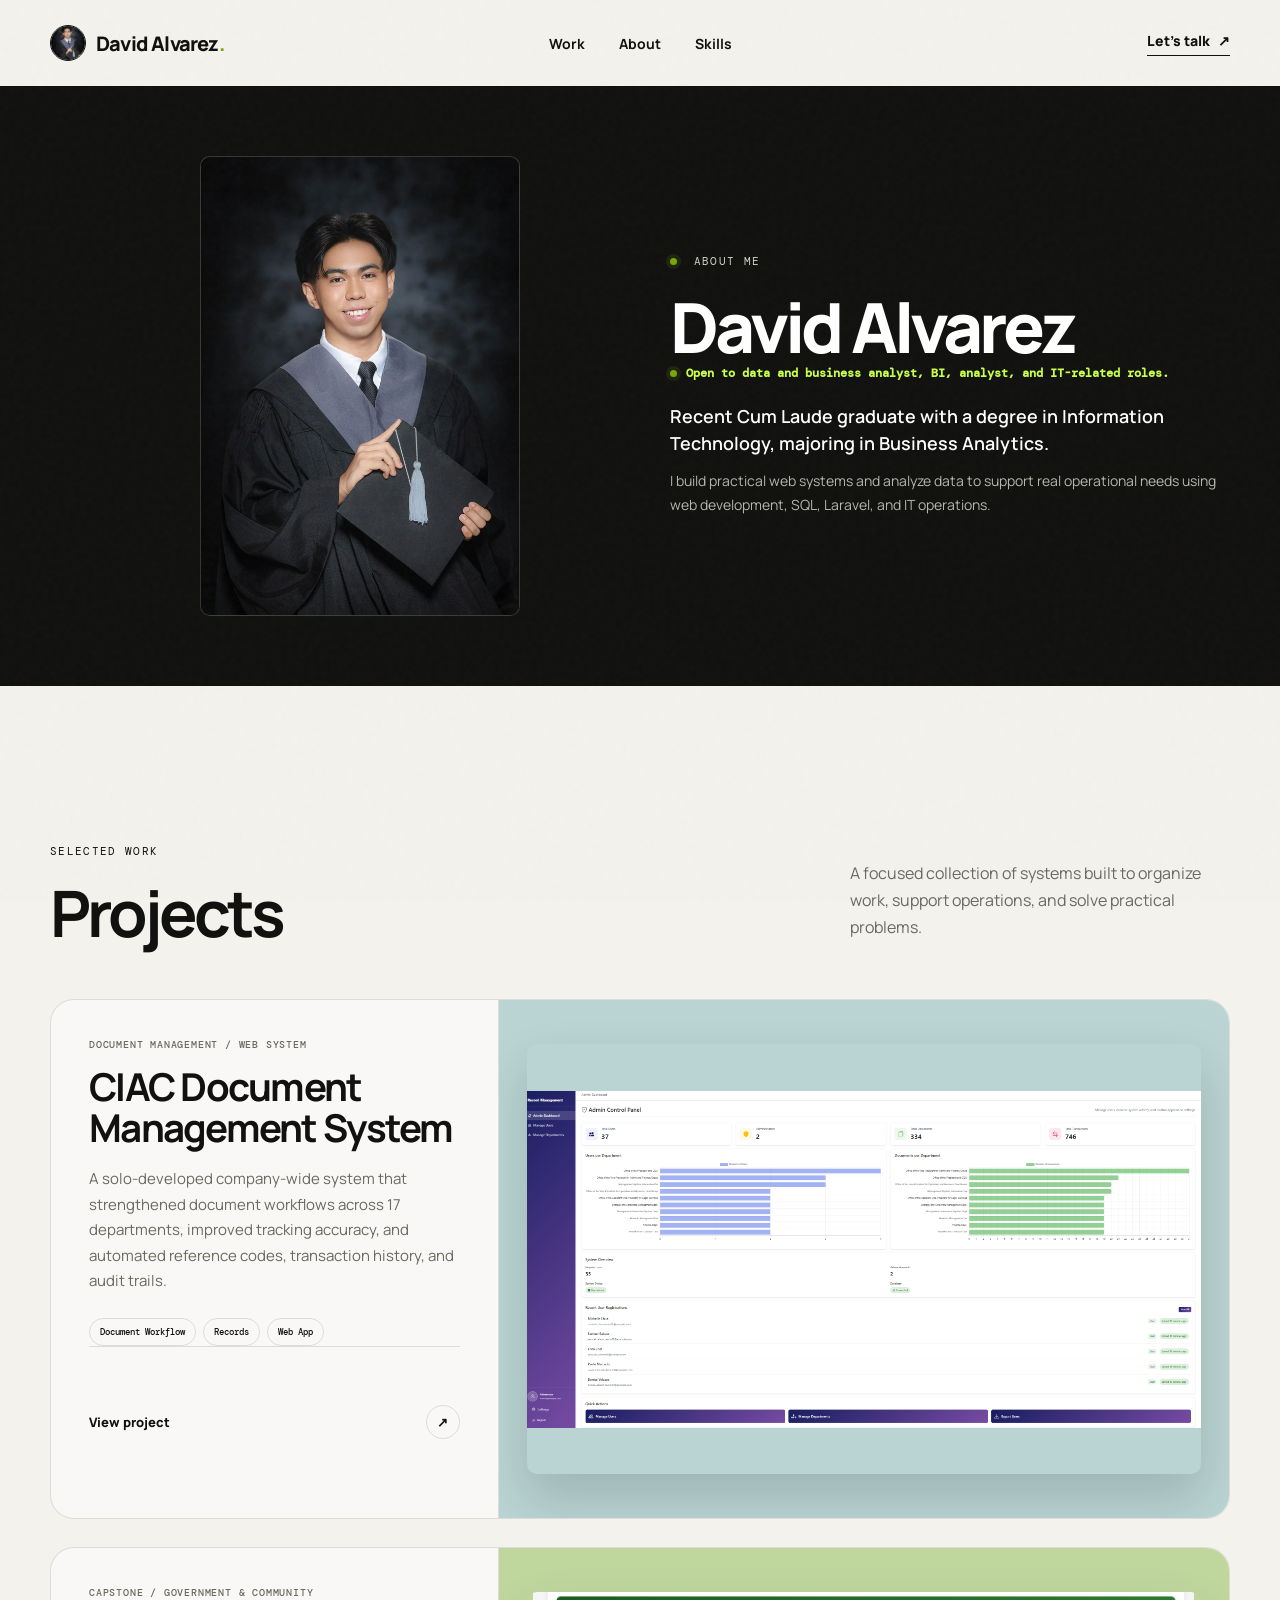
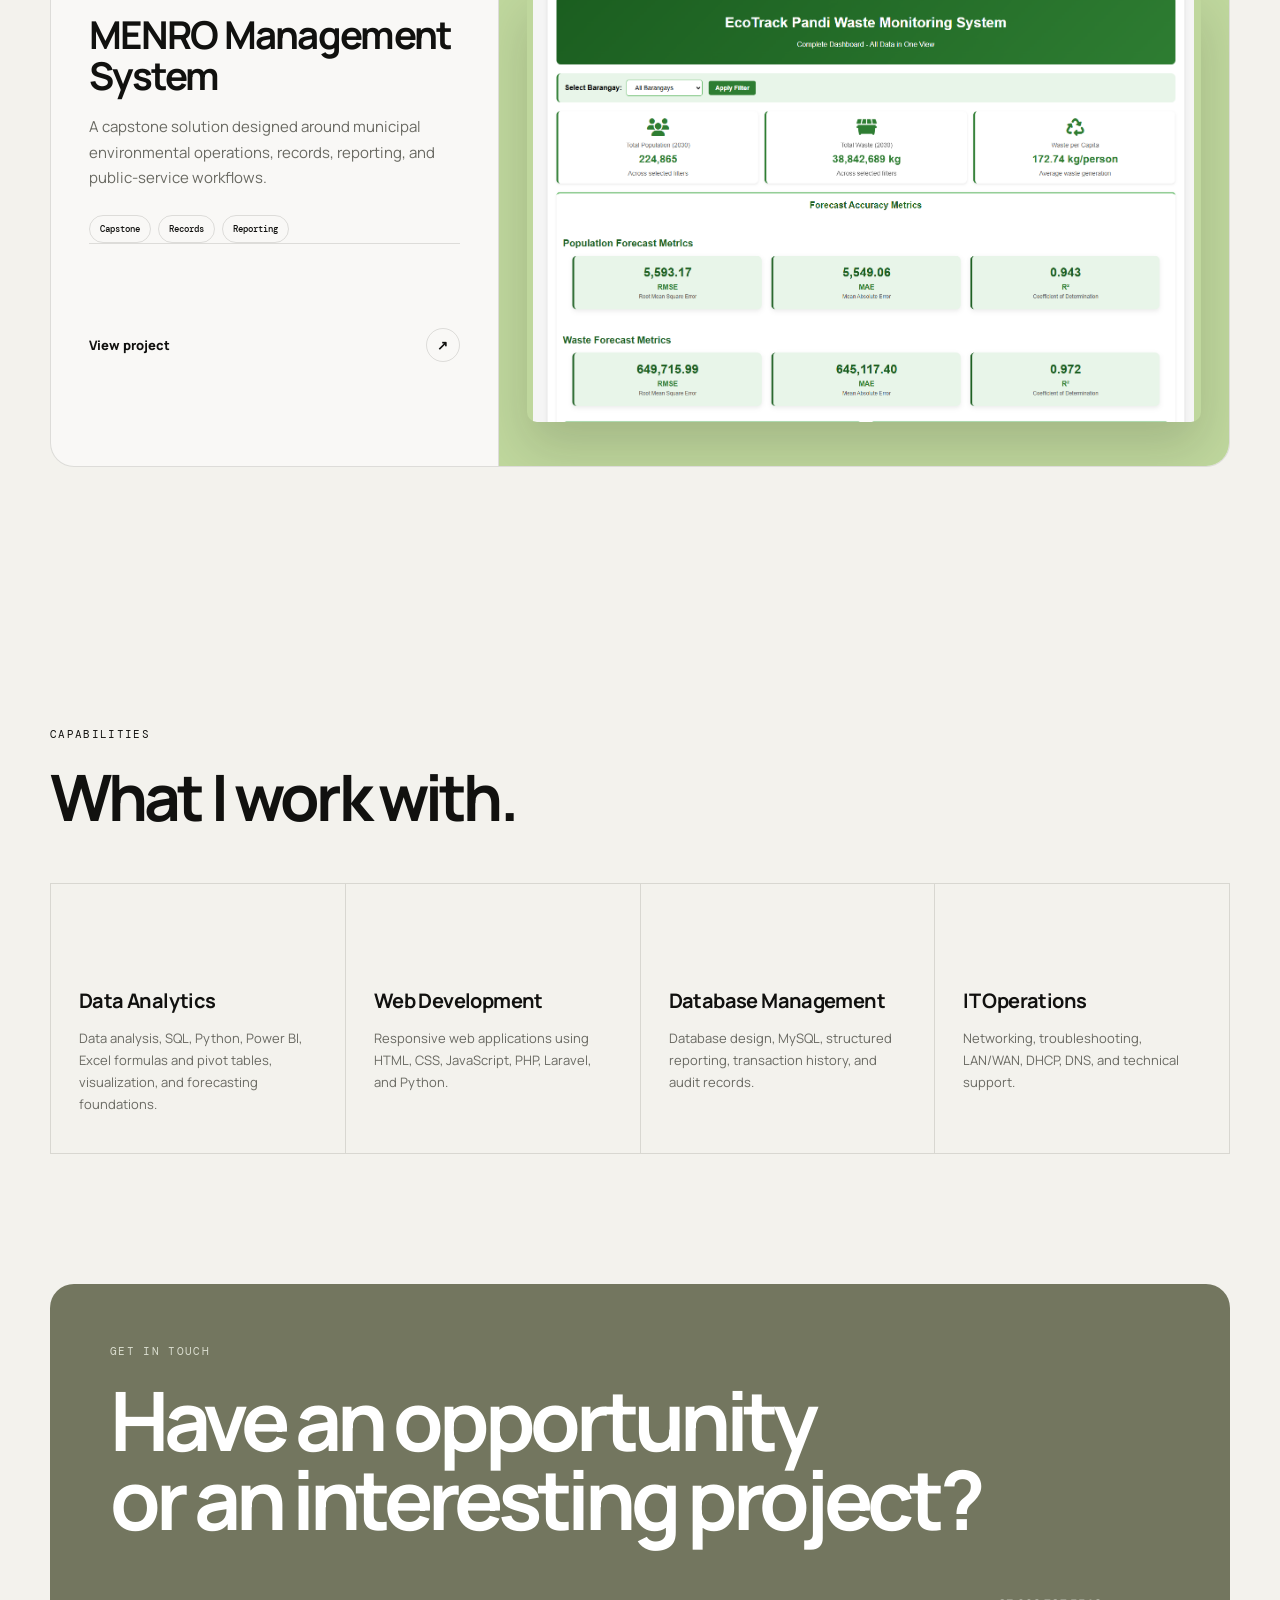
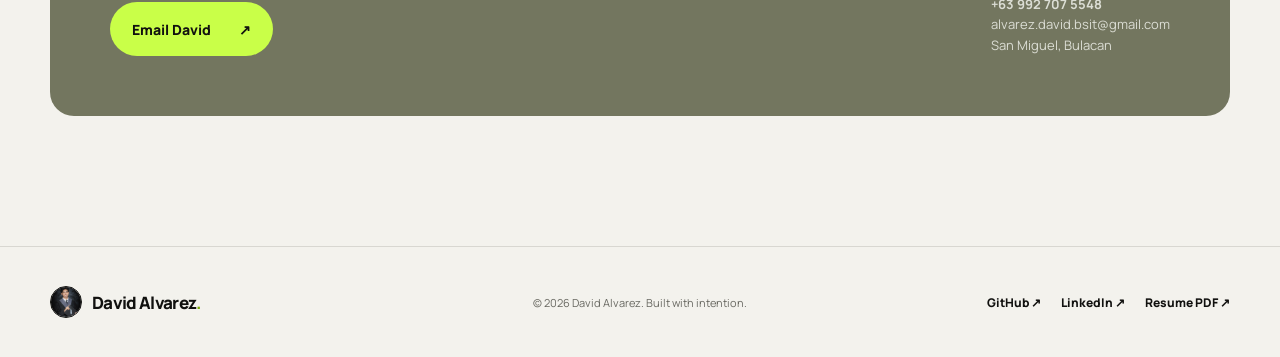
<file: index.html>
<!DOCTYPE html>
<html lang="en">
<head>
  <meta charset="UTF-8">
  <meta name="viewport" content="width=device-width, initial-scale=1.0">
  <meta name="description" content="David Alvarez's portfolio - web development, data analytics, and IT projects.">
  <meta name="theme-color" content="#0a0a0a">
  <title>David Alvarez — Portfolio</title>
  <link rel="preconnect" href="https://fonts.googleapis.com">
  <link rel="preconnect" href="https://fonts.gstatic.com" crossorigin>
  <link href="https://fonts.googleapis.com/css2?family=DM+Mono:wght@400;500&family=Manrope:wght@400;500;600;700;800&display=swap" rel="stylesheet">
  <link rel="stylesheet" href="styles.css?v=3">
</head>
<body>
  <div class="noise" aria-hidden="true"></div>

  <header class="nav-wrap">
    <nav class="nav container" aria-label="Main navigation">
      <a class="brand" href="#top" aria-label="David Alvarez — back to top">
        <span class="brand-mark"><img src="david.jpg?v=2" alt="" onerror="this.style.display='none'"></span>
        <span>David Alvarez<span class="dot">.</span></span>
      </a>

      <button class="menu-toggle" type="button" aria-expanded="false" aria-controls="nav-links">
        <span></span><span></span>
        <span class="sr-only">Toggle navigation</span>
      </button>

      <div class="nav-links" id="nav-links">
        <a href="#work">Work</a>
        <a href="#about">About</a>
        <a href="#skills">Skills</a>
      </div>

      <a class="nav-cta" href="#contact">Let's talk <span aria-hidden="true">↗</span></a>
    </nav>
  </header>

  <main id="top">
    <section class="hero container" id="about">
      <div class="hero-visual intro-portrait reveal">
        <div class="portrait" aria-label="Portrait of David Alvarez">
          <img src="david.jpg?v=2" alt="David Alvarez" onerror="this.style.display='none'">
        </div>
      </div>

      <div class="hero-copy reveal">
        <p class="eyebrow"><span class="status-dot"></span> About me</p>
        <h1>David Alvarez</h1>
        <p class="availability"><span class="status-dot"></span>Open to data and business analyst, BI, analyst, and IT-related roles.</p>
        <p class="hero-lede">Recent Cum Laude graduate with a degree in Information Technology, majoring in Business Analytics.</p>
        <p class="hero-support">I build practical web systems and analyze data to support real operational needs using web development, SQL, Laravel, and IT operations.</p>
      </div>
    </section>

    <section class="work container" id="work">
      <header class="section-heading reveal">
        <div>
          <p class="eyebrow">Selected work</p>
          <h2>Projects</h2>
        </div>
        <p>A focused collection of systems built to organize work, support operations, and solve practical problems.</p>
      </header>

      <div class="project-list">
        <article class="project project-featured reveal">
          <div class="project-info">
            <div>
              <p class="project-type">Document Management / Web System</p>
              <h3>CIAC Document Management System</h3>
              <p class="project-desc">A solo-developed company-wide system that strengthened document workflows across 17 departments, improved tracking accuracy, and automated reference codes, transaction history, and audit trails.</p>
              <ul class="tags" aria-label="Technologies">
                <li>Document Workflow</li>
                <li>Records</li>
                <li>Web App</li>
              </ul>
            </div>
            <a class="project-link" href="projects/ciac.html" aria-label="View CIAC Document Management System case study">View project <span>↗</span></a>
          </div>
          <div class="project-preview preview-blue real-preview" role="img" aria-label="CIAC Document Management System admin dashboard screenshot">
            <img src="images/ciac/admin-dashboard.png" alt="CIAC Document Management System admin dashboard">
          </div>
        </article>

        <article class="project reveal">
          <div class="project-info">
            <div>
              <p class="project-type">Capstone / Government & Community</p>
              <h3>MENRO Management System</h3>
              <p class="project-desc">A capstone solution designed around municipal environmental operations, records, reporting, and public-service workflows.</p>
              <ul class="tags" aria-label="Project focus">
                <li>Capstone</li>
                <li>Records</li>
                <li>Reporting</li>
              </ul>
            </div>
            <a class="project-link" href="projects/menro.html" aria-label="View MENRO Management System case study">View project <span>↗</span></a>
          </div>
          <div class="project-preview preview-green real-preview" role="img" aria-label="MENRO Management System dashboard screenshot">
            <img src="images/menro/dashboard.png" alt="MENRO Management System dashboard">
          </div>
        </article>

      </div>
    </section>

    <section class="skills container" id="skills">
      <header class="section-heading reveal">
        <div>
          <p class="eyebrow">Capabilities</p>
          <h2>What I work with.</h2>
        </div>
      </header>
      <div class="skill-grid reveal">
        <article>
          <h3>Data Analytics</h3>
          <p>Data analysis, SQL, Python, Power BI, Excel formulas and pivot tables, visualization, and forecasting foundations.</p>
        </article>
        <article>
          <h3>Web Development</h3>
          <p>Responsive web applications using HTML, CSS, JavaScript, PHP, Laravel, and Python.</p>
        </article>
        <article>
          <h3>Database Management</h3>
          <p>Database design, MySQL, structured reporting, transaction history, and audit records.</p>
        </article>
        <article>
          <h3>IT Operations</h3>
          <p>Networking, troubleshooting, LAN/WAN, DHCP, DNS, and technical support.</p>
        </article>
      </div>
    </section>

    <section class="contact container" id="contact">
      <div class="contact-card reveal">
        <p class="eyebrow">Get in touch</p>
        <h2>Have an opportunity<br>or an interesting project?</h2>
        <div class="contact-bottom">
          <a class="button button-light" href="mailto:alvarez.david.bsit@gmail.com">Email David <span aria-hidden="true">↗</span></a>
          <p><strong>+63 992 707 5548</strong><br>alvarez.david.bsit@gmail.com<br>San Miguel, Bulacan</p>
        </div>
      </div>
    </section>
  </main>

  <footer>
    <div class="container footer-inner">
      <a class="brand footer-brand" href="#top"><span class="brand-mark"><img src="david.jpg?v=2" alt="" onerror="this.style.display='none'"></span><span>David Alvarez<span class="dot">.</span></span></a>
      <p>© <span id="year">2026</span> David Alvarez. Built with intention.</p>
      <div class="socials">
        <a href="https://github.com/Davoude" target="_blank" rel="noreferrer">GitHub ↗</a>
        <a href="https://www.linkedin.com/in/david-ignacio-alvarez" target="_blank" rel="noreferrer">LinkedIn ↗</a>
        <a href="Alvarez_David_CV_2026.pdf" target="_blank" rel="noreferrer">Resume PDF ↗</a>
      </div>
    </div>
  </footer>

  <script src="script.js"></script>
</body>
</html>
</file>
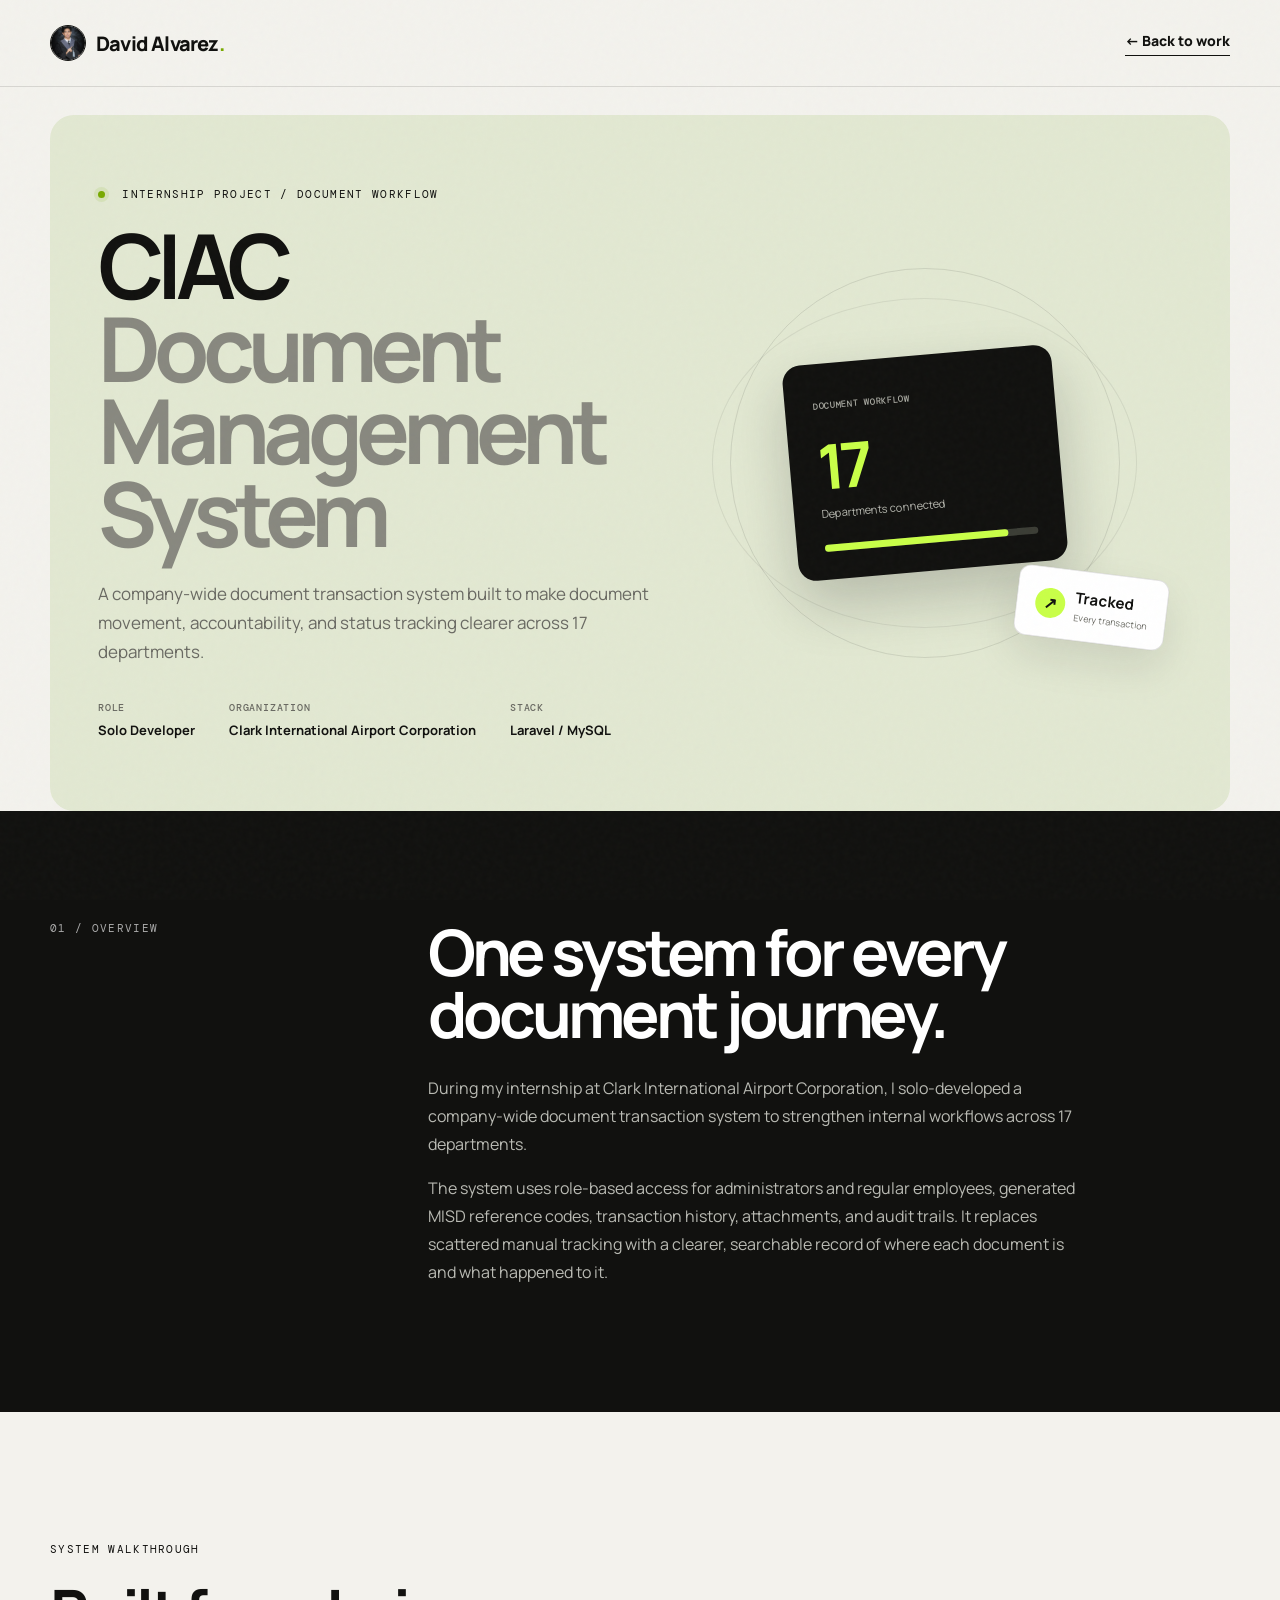
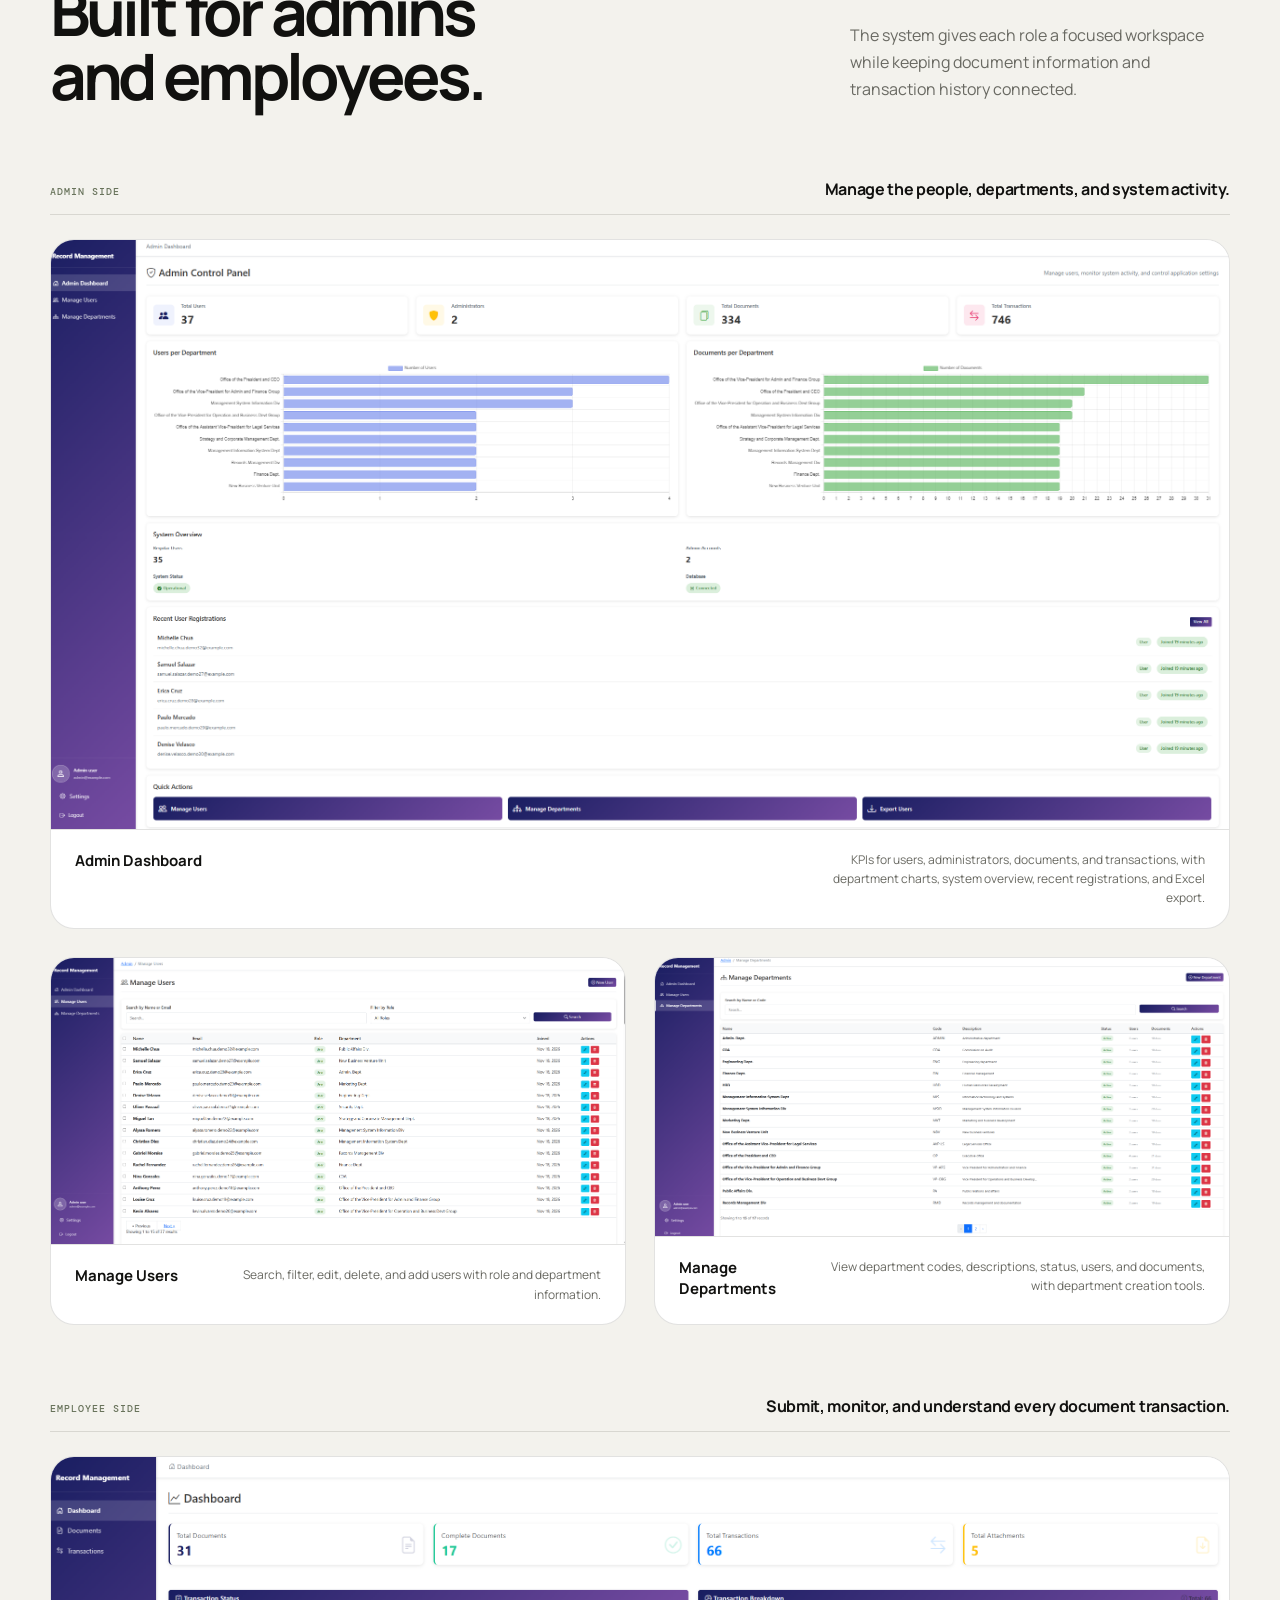
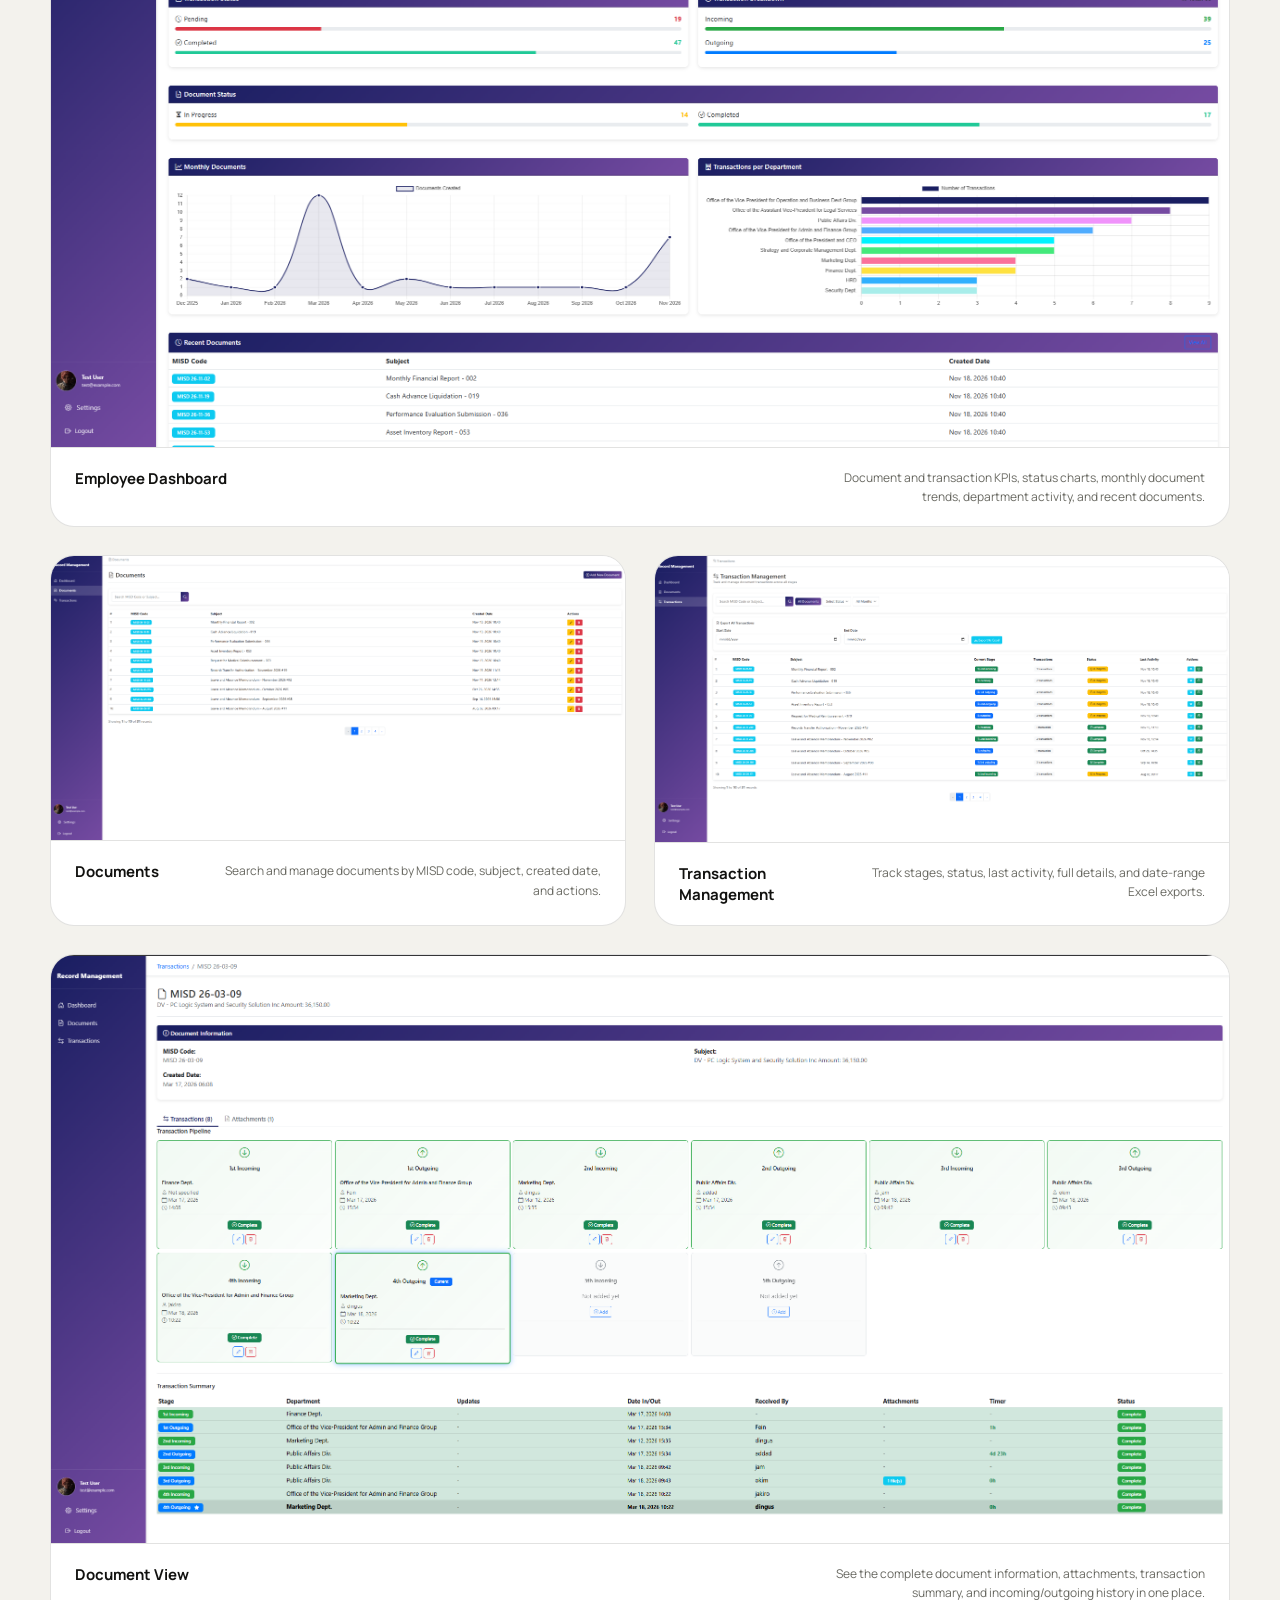
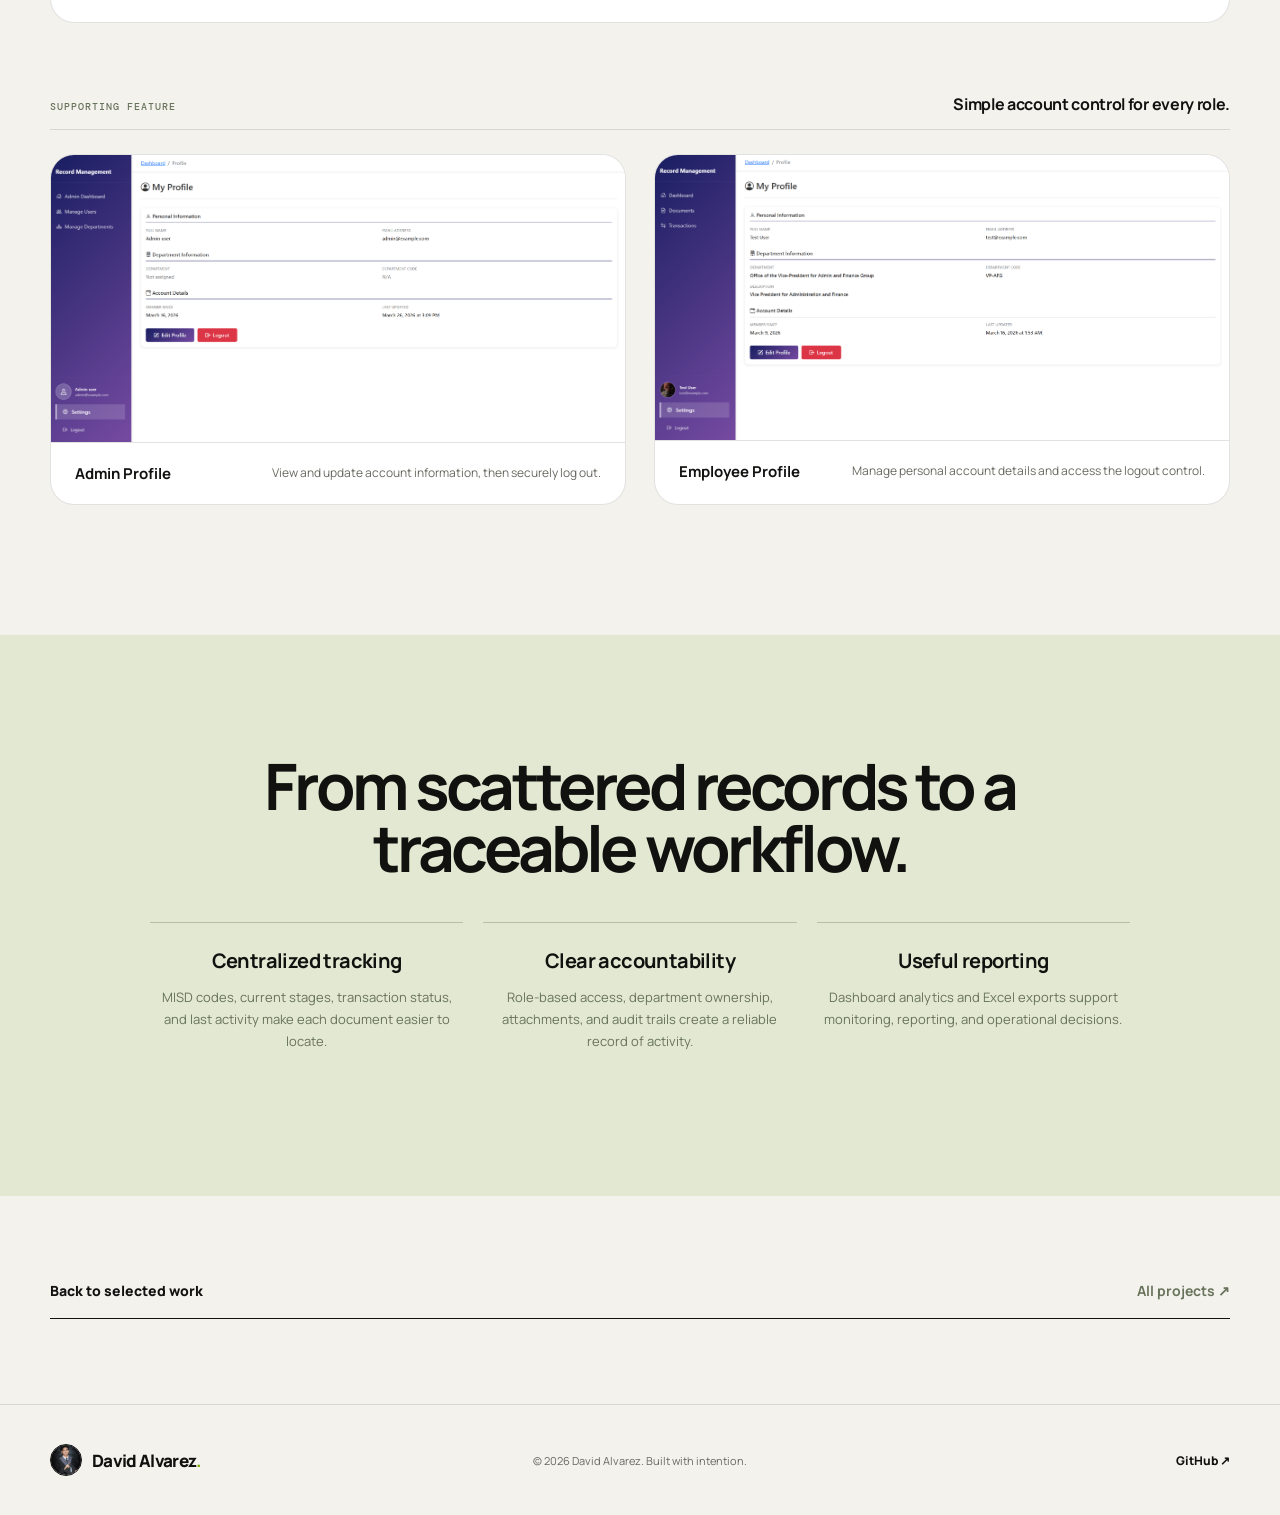
<file: projects/ciac.html>
<!DOCTYPE html>
<html lang="en">
<head>
  <meta charset="UTF-8">
  <meta name="viewport" content="width=device-width, initial-scale=1.0">
  <meta name="description" content="Company-wide Document Transaction System developed by David Alvarez during his CIAC internship.">
  <meta name="theme-color" content="#11110f">
  <title>CIAC Document Management System — David Alvarez</title>
  <link rel="preconnect" href="https://fonts.googleapis.com">
  <link rel="preconnect" href="https://fonts.gstatic.com" crossorigin>
  <link href="https://fonts.googleapis.com/css2?family=DM+Mono:wght@400;500&family=Manrope:wght@400;500;600;700;800&display=swap" rel="stylesheet">
  <link rel="stylesheet" href="../styles.css">
  <link rel="stylesheet" href="project.css">
</head>
<body class="case-study-page">
  <div class="noise" aria-hidden="true"></div>

  <header class="nav-wrap">
    <nav class="nav container" aria-label="Main navigation">
      <a class="brand" href="../index.html" aria-label="David Alvarez — home">
        <span class="brand-mark"><img src="../david.jpg?v=2" alt="" onerror="this.style.display='none'"></span>
        <span>David Alvarez<span class="dot">.</span></span>
      </a>
      <a class="nav-cta" href="../index.html#work">← Back to work</a>
    </nav>
  </header>

  <main>
    <section class="case-hero container">
      <div class="case-hero-copy reveal">
        <p class="eyebrow"><span class="status-dot"></span> Internship Project / Document Workflow</p>
        <h1>CIAC<br><span>Document Management System</span></h1>
        <p class="case-intro">A company-wide document transaction system built to make document movement, accountability, and status tracking clearer across 17 departments.</p>
        <div class="case-meta">
          <div><small>Role</small><strong>Solo Developer</strong></div>
          <div><small>Organization</small><strong>Clark International Airport Corporation</strong></div>
          <div><small>Stack</small><strong>Laravel / MySQL</strong></div>
        </div>
      </div>
      <div class="case-hero-art reveal" aria-hidden="true">
        <div class="case-orbit"></div>
        <div class="case-stat-card">
          <small>DOCUMENT WORKFLOW</small>
          <strong>17</strong>
          <em>Departments connected</em>
          <div class="stat-line"><i></i></div>
        </div>
        <div class="case-float-card"><span>↗</span><strong>Tracked</strong><small>Every transaction</small></div>
      </div>
    </section>

    <section class="case-overview">
      <div class="container overview-grid">
        <p class="eyebrow">01 / Overview</p>
        <div>
          <h2>One system for every document journey.</h2>
          <p>During my internship at Clark International Airport Corporation, I solo-developed a company-wide document transaction system to strengthen internal workflows across 17 departments.</p>
          <p>The system uses role-based access for administrators and regular employees, generated MISD reference codes, transaction history, attachments, and audit trails. It replaces scattered manual tracking with a clearer, searchable record of where each document is and what happened to it.</p>
        </div>
      </div>
    </section>

    <section class="case-screens container">
      <header class="section-heading reveal">
        <div>
          <p class="eyebrow">System walkthrough</p>
          <h2>Built for admins<br>and employees.</h2>
        </div>
        <p>The system gives each role a focused workspace while keeping document information and transaction history connected.</p>
      </header>

      <div class="case-role-heading reveal"><span>Admin side</span><strong>Manage the people, departments, and system activity.</strong></div>
      <div class="case-shot-grid">
        <figure class="case-shot case-shot-wide reveal">
          <img src="../images/ciac/admin-dashboard.png" alt="CIAC administrator dashboard showing KPIs and department charts">
          <div class="shot-placeholder"><strong>admin-dashboard.png</strong><span>Add the admin dashboard screenshot here</span></div>
          <figcaption><b>Admin Dashboard</b><span>KPIs for users, administrators, documents, and transactions, with department charts, system overview, recent registrations, and Excel export.</span></figcaption>
        </figure>
        <figure class="case-shot reveal">
          <img src="../images/ciac/manage-users.png" alt="CIAC manage users page">
          <div class="shot-placeholder"><strong>manage-users.png</strong><span>Add the manage users screenshot here</span></div>
          <figcaption><b>Manage Users</b><span>Search, filter, edit, delete, and add users with role and department information.</span></figcaption>
        </figure>
        <figure class="case-shot reveal">
          <img src="../images/ciac/manage-departments.png" alt="CIAC manage departments page">
          <div class="shot-placeholder"><strong>manage-departments.png</strong><span>Add the manage departments screenshot here</span></div>
          <figcaption><b>Manage Departments</b><span>View department codes, descriptions, status, users, and documents, with department creation tools.</span></figcaption>
        </figure>
      </div>

      <div class="case-role-heading reveal"><span>Employee side</span><strong>Submit, monitor, and understand every document transaction.</strong></div>
      <div class="case-shot-grid">
        <figure class="case-shot case-shot-wide reveal">
          <img src="../images/ciac/user-dashboard.png" alt="CIAC employee dashboard showing document and transaction analytics">
          <div class="shot-placeholder"><strong>user-dashboard.png</strong><span>Add the user dashboard screenshot here</span></div>
          <figcaption><b>Employee Dashboard</b><span>Document and transaction KPIs, status charts, monthly document trends, department activity, and recent documents.</span></figcaption>
        </figure>
        <figure class="case-shot reveal">
          <img src="../images/ciac/documents.png" alt="CIAC documents page">
          <div class="shot-placeholder"><strong>documents.png</strong><span>Add the documents screenshot here</span></div>
          <figcaption><b>Documents</b><span>Search and manage documents by MISD code, subject, created date, and actions.</span></figcaption>
        </figure>
        <figure class="case-shot reveal">
          <img src="../images/ciac/transaction-management.png" alt="CIAC transaction management page">
          <div class="shot-placeholder"><strong>transaction-management.png</strong><span>Add the transaction management screenshot here</span></div>
          <figcaption><b>Transaction Management</b><span>Track stages, status, last activity, full details, and date-range Excel exports.</span></figcaption>
        </figure>
        <figure class="case-shot case-shot-wide reveal">
          <img src="../images/ciac/document-view.png" alt="CIAC document detail page showing transactions and attachments">
          <div class="shot-placeholder"><strong>document-view.png</strong><span>Add the document view screenshot here</span></div>
          <figcaption><b>Document View</b><span>See the complete document information, attachments, transaction summary, and incoming/outgoing history in one place.</span></figcaption>
        </figure>
      </div>

      <div class="case-role-heading reveal"><span>Supporting feature</span><strong>Simple account control for every role.</strong></div>
      <div class="case-shot-grid">
        <figure class="case-shot reveal">
          <img src="../images/ciac/admin-profile.png" alt="CIAC administrator profile page">
          <div class="shot-placeholder"><strong>admin-profile.png</strong><span>Add the admin profile screenshot here</span></div>
          <figcaption><b>Admin Profile</b><span>View and update account information, then securely log out.</span></figcaption>
        </figure>
        <figure class="case-shot reveal">
          <img src="../images/ciac/user-profile.png" alt="CIAC employee profile page">
          <div class="shot-placeholder"><strong>user-profile.png</strong><span>Add the user profile screenshot here</span></div>
          <figcaption><b>Employee Profile</b><span>Manage personal account details and access the logout control.</span></figcaption>
        </figure>
      </div>
    </section>

    <section class="case-impact">
      <div class="container impact-grid">
        <div>
          <h2>From scattered records to a traceable workflow.</h2>
          <div class="impact-items">
            <article><h3>Centralized tracking</h3><p>MISD codes, current stages, transaction status, and last activity make each document easier to locate.</p></article>
            <article><h3>Clear accountability</h3><p>Role-based access, department ownership, attachments, and audit trails create a reliable record of activity.</p></article>
            <article><h3>Useful reporting</h3><p>Dashboard analytics and Excel exports support monitoring, reporting, and operational decisions.</p></article>
          </div>
        </div>
      </div>
    </section>

    <section class="case-next container">
      <a href="../index.html#work"><span>Back to selected work</span><strong>All projects ↗</strong></a>
    </section>
  </main>

  <footer>
    <div class="container footer-inner">
      <a class="brand footer-brand" href="../index.html"><span class="brand-mark"><img src="../david.jpg?v=2" alt="" onerror="this.style.display='none'"></span><span>David Alvarez<span class="dot">.</span></span></a>
      <p>© <span id="year">2026</span> David Alvarez. Built with intention.</p>
      <div class="socials"><a href="https://github.com/Davoude" target="_blank" rel="noreferrer">GitHub ↗</a></div>
    </div>
  </footer>

  <script src="../script.js"></script>
</body>
</html>
</file>
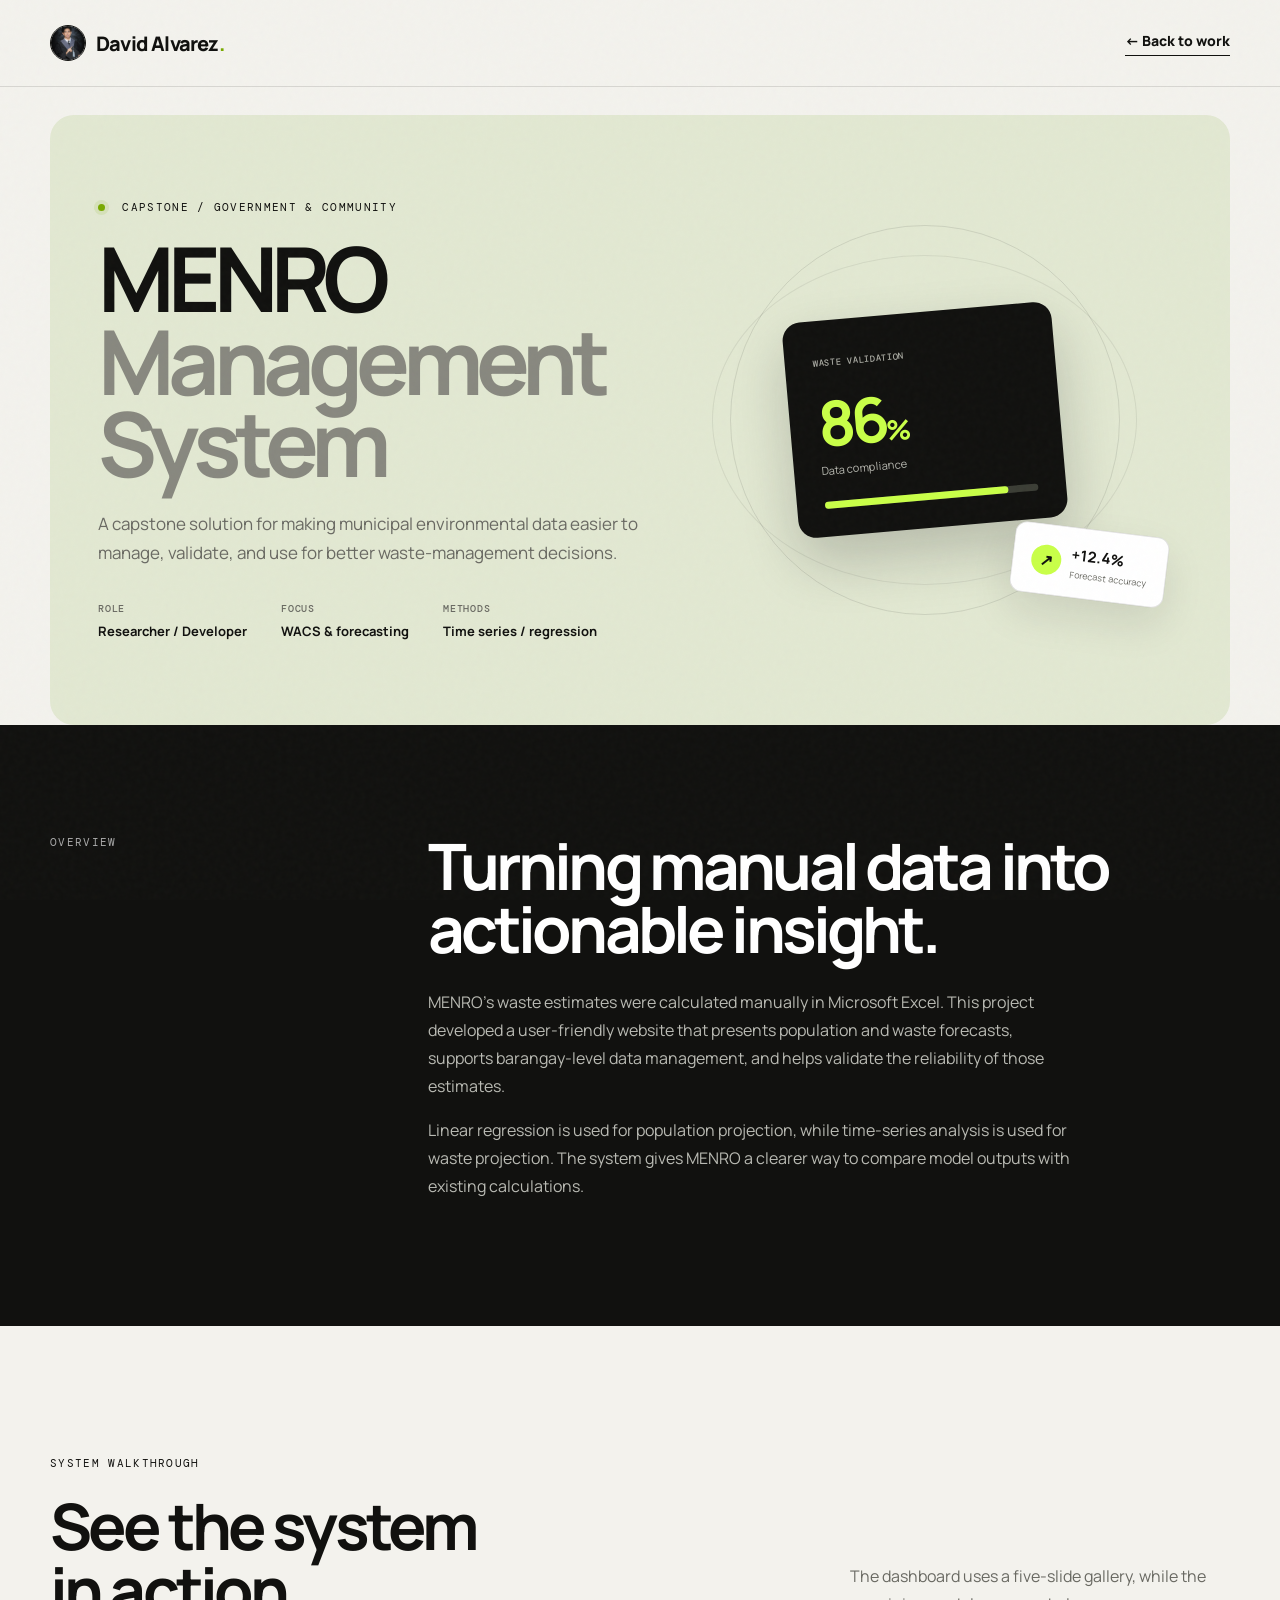
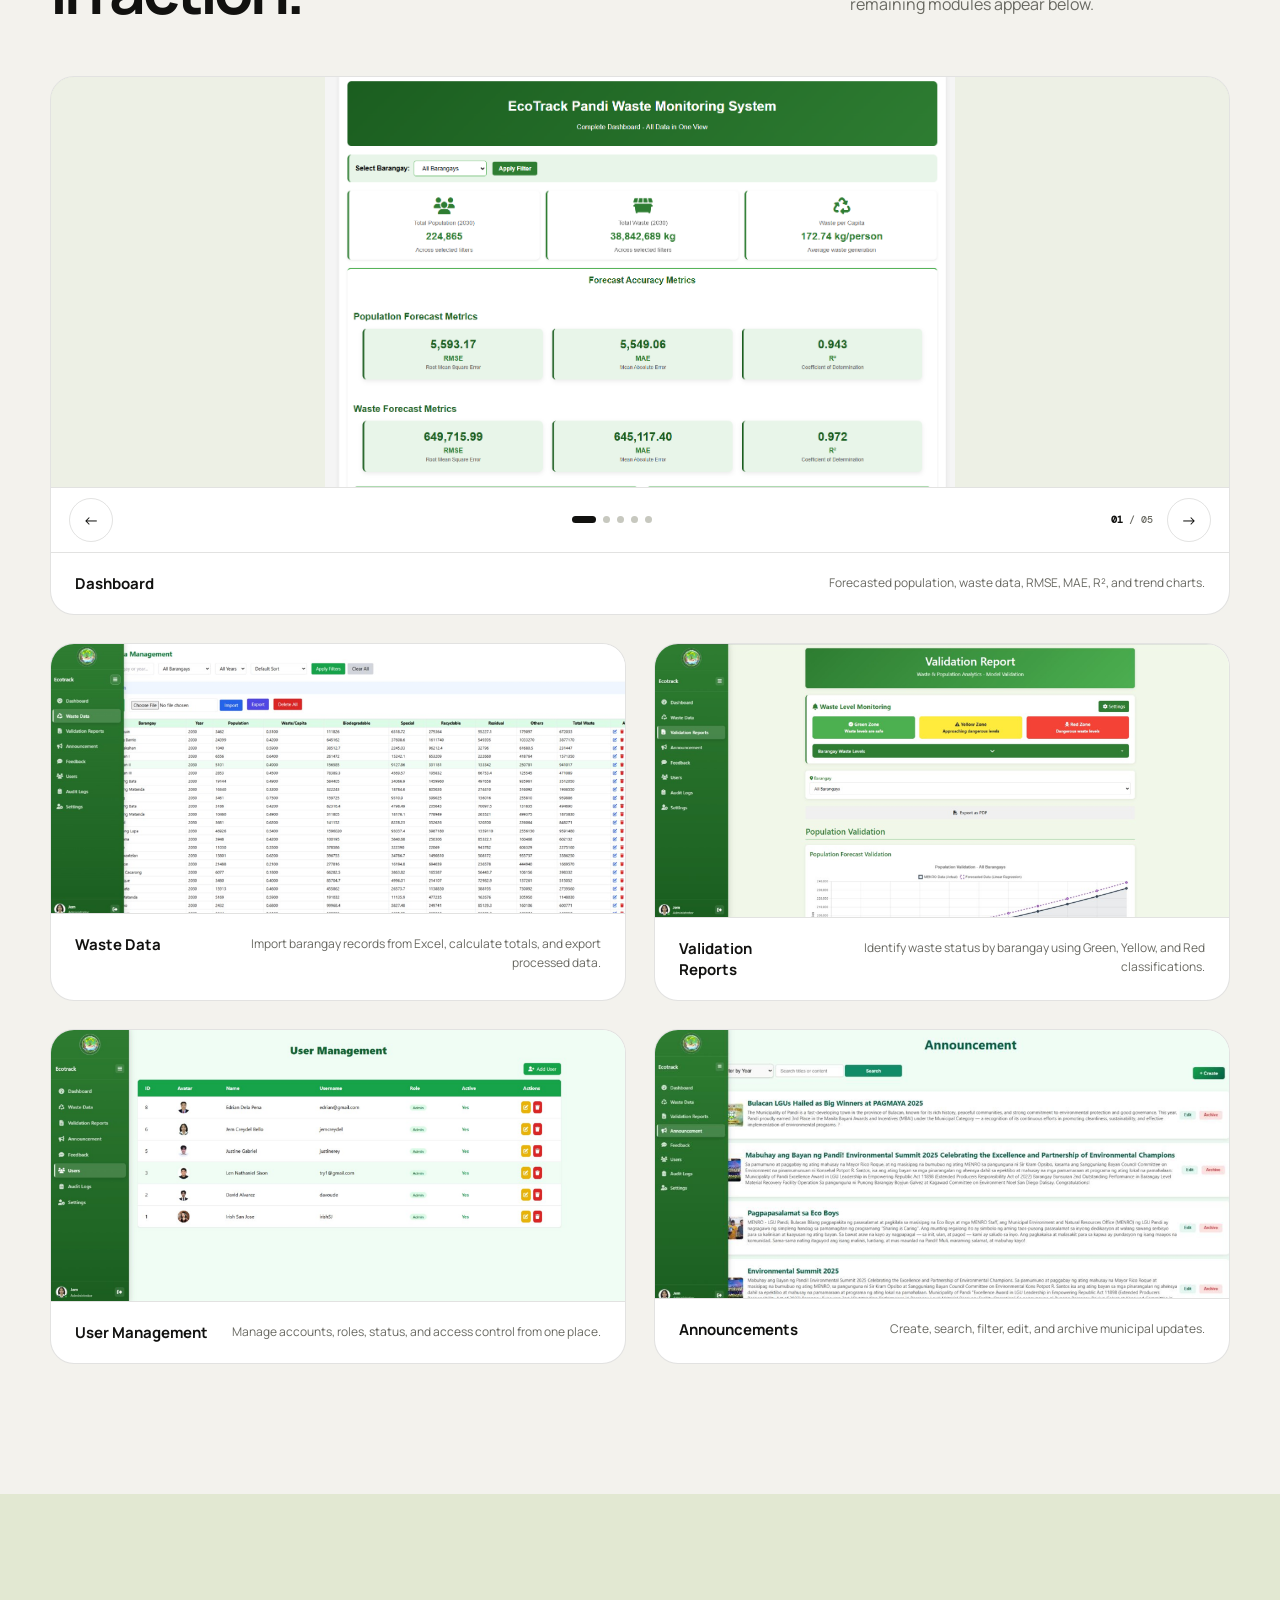
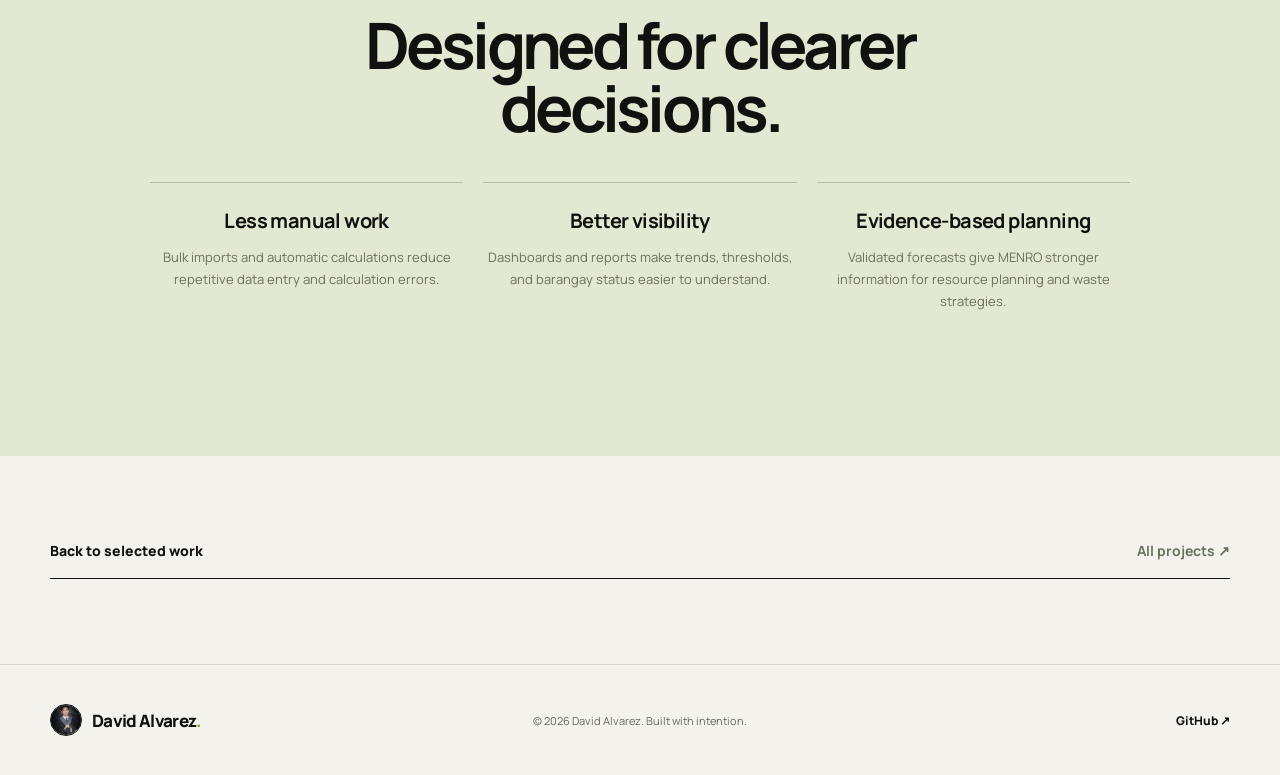
<file: projects/menro.html>
<!DOCTYPE html>
<html lang="en">
<head>
  <meta charset="UTF-8">
  <meta name="viewport" content="width=device-width, initial-scale=1.0">
  <meta name="description" content="MENRO Management System capstone project by David Alvarez.">
  <meta name="theme-color" content="#11110f">
  <title>MENRO Management System — David Alvarez</title>
  <link rel="preconnect" href="https://fonts.googleapis.com">
  <link rel="preconnect" href="https://fonts.gstatic.com" crossorigin>
  <link href="https://fonts.googleapis.com/css2?family=DM+Mono:wght@400;500&family=Manrope:wght@400;500;600;700;800&display=swap" rel="stylesheet">
  <link rel="stylesheet" href="../styles.css">
  <link rel="stylesheet" href="project.css">
</head>
<body class="case-study-page">
  <div class="noise" aria-hidden="true"></div>

  <header class="nav-wrap">
    <nav class="nav container" aria-label="Main navigation">
      <a class="brand" href="../index.html" aria-label="David Alvarez — home">
        <span class="brand-mark"><img src="../david.jpg?v=2" alt="" onerror="this.style.display='none'"></span>
        <span>David Alvarez<span class="dot">.</span></span>
      </a>
      <a class="nav-cta" href="../index.html#work">← Back to work</a>
    </nav>
  </header>

  <main>
    <section class="case-hero container">
      <div class="case-hero-copy reveal">
        <p class="eyebrow"><span class="status-dot"></span> Capstone / Government & Community</p>
        <h1>MENRO<br><span>Management System</span></h1>
        <p class="case-intro">A capstone solution for making municipal environmental data easier to manage, validate, and use for better waste-management decisions.</p>
        <div class="case-meta">
          <div><small>Role</small><strong>Researcher / Developer</strong></div>
          <div><small>Focus</small><strong>WACS & forecasting</strong></div>
          <div><small>Methods</small><strong>Time series / regression</strong></div>
        </div>
      </div>
      <div class="case-hero-art reveal" aria-hidden="true">
        <div class="case-orbit"></div>
        <div class="case-stat-card">
          <small>WASTE VALIDATION</small>
          <strong>86<span>%</span></strong>
          <em>Data compliance</em>
          <div class="stat-line"><i></i></div>
        </div>
        <div class="case-float-card"><span>↗</span><strong>+12.4%</strong><small>Forecast accuracy</small></div>
      </div>
    </section>

    <section class="case-overview">
      <div class="container overview-grid">
        <p class="eyebrow">Overview</p>
        <div>
          <h2>Turning manual data into actionable insight.</h2>
          <p>MENRO's waste estimates were calculated manually in Microsoft Excel. This project developed a user-friendly website that presents population and waste forecasts, supports barangay-level data management, and helps validate the reliability of those estimates.</p>
          <p>Linear regression is used for population projection, while time-series analysis is used for waste projection. The system gives MENRO a clearer way to compare model outputs with existing calculations.</p>
        </div>
      </div>
    </section>

    <section class="case-screens container">
      <header class="section-heading reveal">
        <div>
          <p class="eyebrow">System walkthrough</p>
          <h2>See the system<br>in action.</h2>
        </div>
        <p>The dashboard uses a five-slide gallery, while the remaining modules appear below.</p>
      </header>

      <div class="case-shot-grid">
        <div class="dashboard-slider case-shot-wide reveal" aria-roledescription="carousel" aria-label="MENRO dashboard screenshots">
          <div class="slider-stage">
            <div class="dashboard-slide active" data-slide="1">
              <img src="../images/menro/dashboard.png" alt="MENRO dashboard - overview and charts">
              <div class="shot-placeholder"><strong>dashboard.png</strong><span>Add dashboard.png here</span></div>
            </div>
            <div class="dashboard-slide" data-slide="2">
              <img src="../images/menro/dashboard2.png" alt="MENRO dashboard - chart section 2">
              <div class="shot-placeholder"><strong>dashboard2.png</strong><span>Add dashboard2.png here</span></div>
            </div>
            <div class="dashboard-slide" data-slide="3">
              <img src="../images/menro/dashboard3.png" alt="MENRO dashboard - chart section 3">
              <div class="shot-placeholder"><strong>dashboard3.png</strong><span>Add dashboard3.png here</span></div>
            </div>
            <div class="dashboard-slide" data-slide="4">
              <img src="../images/menro/dashboard4.png" alt="MENRO dashboard - chart section 4">
              <div class="shot-placeholder"><strong>dashboard4.png</strong><span>Add dashboard4.png here</span></div>
            </div>
            <div class="dashboard-slide" data-slide="5">
              <img src="../images/menro/dashboard5.png" alt="MENRO dashboard - chart section 5">
              <div class="shot-placeholder"><strong>dashboard5.png</strong><span>Add dashboard5.png here</span></div>
            </div>
          </div>
          <div class="slider-controls">
            <button class="slider-button slider-prev" type="button" aria-label="Previous dashboard slide">←</button>
            <div class="slider-dots" aria-label="Choose dashboard slide">
              <button class="slider-dot active" type="button" data-target="1" aria-label="Slide 1" aria-current="true"></button>
              <button class="slider-dot" type="button" data-target="2" aria-label="Slide 2"></button>
              <button class="slider-dot" type="button" data-target="3" aria-label="Slide 3"></button>
              <button class="slider-dot" type="button" data-target="4" aria-label="Slide 4"></button>
              <button class="slider-dot" type="button" data-target="5" aria-label="Slide 5"></button>
            </div>
            <span class="slider-count"><b>01</b> / 05</span>
            <button class="slider-button slider-next" type="button" aria-label="Next dashboard slide">→</button>
          </div>
          <div class="slider-caption"><b>Dashboard</b><span>Forecasted population, waste data, RMSE, MAE, R², and trend charts.</span></div>
        </div>

        <figure class="case-shot reveal">
          <img src="../images/menro/waste-data.png" alt="MENRO system waste data import page">
          <div class="shot-placeholder"><strong>waste-data.png</strong><span>Add the waste data screenshot here</span></div>
          <figcaption><b>Waste Data</b><span>Import barangay records from Excel, calculate totals, and export processed data.</span></figcaption>
        </figure>

        <figure class="case-shot reveal">
          <img src="../images/menro/validation-reports.png" alt="MENRO system validation reports page">
          <div class="shot-placeholder"><strong>validation-reports.png</strong><span>Add the validation report screenshot here</span></div>
          <figcaption><b>Validation Reports</b><span>Identify waste status by barangay using Green, Yellow, and Red classifications.</span></figcaption>
        </figure>

        <figure class="case-shot reveal">
          <img src="../images/menro/user-management.png" alt="MENRO system user management page">
          <div class="shot-placeholder"><strong>user-management.png</strong><span>Add the user management screenshot here</span></div>
          <figcaption><b>User Management</b><span>Manage accounts, roles, status, and access control from one place.</span></figcaption>
        </figure>

        <figure class="case-shot reveal">
          <img src="../images/menro/announcements.png" alt="MENRO system announcements page">
          <div class="shot-placeholder"><strong>announcements.png</strong><span>Add the announcements screenshot here</span></div>
          <figcaption><b>Announcements</b><span>Create, search, filter, edit, and archive municipal updates.</span></figcaption>
        </figure>
      </div>
    </section>

    <section class="case-impact">
      <div class="container impact-grid">
        <div>
          <h2>Designed for clearer decisions.</h2>
          <div class="impact-items">
            <article><h3>Less manual work</h3><p>Bulk imports and automatic calculations reduce repetitive data entry and calculation errors.</p></article>
            <article><h3>Better visibility</h3><p>Dashboards and reports make trends, thresholds, and barangay status easier to understand.</p></article>
            <article><h3>Evidence-based planning</h3><p>Validated forecasts give MENRO stronger information for resource planning and waste strategies.</p></article>
          </div>
        </div>
      </div>
    </section>

    <section class="case-next container">
      <a href="../index.html#work"><span>Back to selected work</span><strong>All projects ↗</strong></a>
    </section>
  </main>

  <footer>
    <div class="container footer-inner">
      <a class="brand footer-brand" href="../index.html"><span class="brand-mark"><img src="../david.jpg?v=2" alt="" onerror="this.style.display='none'"></span><span>David Alvarez<span class="dot">.</span></span></a>
      <p>© <span id="year">2026</span> David Alvarez. Built with intention.</p>
      <div class="socials"><a href="https://github.com/Davoude" target="_blank" rel="noreferrer">GitHub ↗</a></div>
    </div>
  </footer>

  <script src="../script.js"></script>
</body>
</html>
</file>
<file: styles.css>
:root {
  --ink: #11110f;
  --paper: #f3f2ed;
  --white: #fff;
  --lime: #c9ff48;
  --muted: #696962;
  --line: rgba(17, 17, 15, 0.12);
  --radius: 24px;
}

* { box-sizing: border-box; }
html { scroll-behavior: smooth; }
body {
  margin: 0;
  color: var(--ink);
  background: var(--paper);
  font-family: "Manrope", sans-serif;
  -webkit-font-smoothing: antialiased;
}
body.menu-open { overflow: hidden; }
a { color: inherit; text-decoration: none; }
button, input { font: inherit; }
.container { width: min(1180px, calc(100% - 48px)); margin-inline: auto; }
.sr-only {
  position: absolute; width: 1px; height: 1px; padding: 0; margin: -1px;
  overflow: hidden; clip: rect(0, 0, 0, 0); white-space: nowrap; border: 0;
}
.noise {
  position: fixed; inset: 0; z-index: 20; pointer-events: none; opacity: 0.035;
  background-image: url("data:image/svg+xml,%3Csvg viewBox='0 0 180 180' xmlns='http://www.w3.org/2000/svg'%3E%3Cfilter id='n'%3E%3CfeTurbulence type='fractalNoise' baseFrequency='.9' numOctaves='3' stitchTiles='stitch'/%3E%3C/filter%3E%3Crect width='100%25' height='100%25' filter='url(%23n)' opacity='.7'/%3E%3C/svg%3E");
}

.nav-wrap {
  position: absolute; z-index: 30; top: 0; left: 0; width: 100%;
  border-bottom: 1px solid var(--line);
}
.nav { height: 86px; display: grid; grid-template-columns: 1fr auto 1fr; align-items: center; }
.brand { display: inline-flex; align-items: center; gap: 10px; font-size: 20px; font-weight: 800; letter-spacing: -0.04em; }
.brand-mark {
  display: grid; place-items: center; width: 36px; height: 36px;
  border: 1px solid var(--ink); border-radius: 50%; font-family: "DM Mono", monospace;
  font-size: 14px;
  overflow: hidden;
  position: relative;
}
.brand-mark::before { content: "DA"; font-size: 9px; }
.brand-mark img { position: absolute; z-index: 2; width: 100%; height: 100%; object-fit: cover; }
.dot { color: #78a900; }
.nav-links { display: flex; align-items: center; gap: 34px; }
.nav-links a { position: relative; font-size: 14px; font-weight: 700; }
.nav-links a::after {
  content: ""; position: absolute; left: 0; right: 100%; bottom: -7px; height: 2px;
  background: var(--ink); transition: right 180ms ease;
}
.nav-links a:hover::after { right: 0; }
.nav-cta { justify-self: end; font-size: 14px; font-weight: 800; border-bottom: 1px solid var(--ink); padding-bottom: 5px; }
.nav-cta span { display: inline-block; margin-left: 5px; transition: transform 180ms ease; }
.nav-cta:hover span { transform: translate(3px, -3px); }
.menu-toggle { display: none; }

.hero {
  min-height: 680px; height: 86vh; max-height: 820px;
  display: grid; grid-template-columns: 1.05fr 0.95fr; align-items: center;
  padding-top: 86px;
}
#about {
  width: 100vw;
  height: 600px;
  min-height: 600px;
  margin-inline: calc(50% - 50vw);
  margin-top: 86px;
  margin-bottom: 28px;
  padding-top: 0;
  padding-bottom: 0;
  padding-inline: max(48px, calc((100vw - 1180px) / 2));
  border-radius: 0;
  background: var(--ink);
  color: var(--white);
}
#about .eyebrow { color: #d0d0c8; }
#about .hero-lede { color: var(--white); }
#about .hero-support { color: #b6b6af; }
.eyebrow {
  margin: 0 0 22px; font-family: "DM Mono", monospace;
  font-size: 11px; line-height: 1.4; letter-spacing: 0.12em; text-transform: uppercase;
}
.status-dot {
  display: inline-block; width: 7px; height: 7px; margin-right: 9px;
  border-radius: 50%; background: #78a900; box-shadow: 0 0 0 4px rgba(120,169,0,.12);
}
.hero h1 {
  margin: 0; max-width: 680px; font-size: clamp(48px, 5.4vw, 72px);
  line-height: 1.05; letter-spacing: -0.055em; font-weight: 800;
}
.hero-lede {
  max-width: 560px; margin: 20px 0 12px; color: var(--ink);
  font-size: clamp(17px, 1.4vw, 20px); line-height: 1.5; font-weight: 600;
}
.availability {
  max-width: 560px; margin: 0 0 18px; color: var(--lime);
  font: 700 12px "DM Mono", monospace; line-height: 1.6;
}
.hero-support { max-width: 560px; margin: 0; color: var(--muted); font-size: 14px; line-height: 1.75; }
.intro-portrait { justify-items: start; }
.intro-portrait .portrait { width: min(320px, 82%); height: 460px; border-radius: 10px; }
.hero-actions { display: flex; align-items: center; gap: 30px; }
.button {
  min-height: 54px; display: inline-flex; align-items: center; justify-content: space-between; gap: 28px;
  border-radius: 100px; padding: 0 22px; font-size: 14px; font-weight: 800;
  transition: transform 180ms ease, box-shadow 180ms ease;
}
.button:hover { transform: translateY(-3px); }
.button-primary { background: var(--ink); color: white; box-shadow: 0 12px 30px rgba(17,17,15,.12); }
.button-primary span { color: var(--lime); }
.text-link { font-size: 14px; font-weight: 800; border-bottom: 1px solid var(--ink); padding-bottom: 5px; }
.text-link span { display: inline-block; transition: transform 180ms ease; }
.text-link:hover span { transform: translateX(5px); }

.hero-visual { position: relative; height: 520px; display: grid; place-items: center; }
.about-portrait-wrap { justify-items: end; }
.about-portrait-wrap .portrait { width: min(320px, 85%); height: 470px; }
.orbit { position: absolute; border: 1px solid rgba(17,17,15,.08); border-radius: 50%; }
.orbit-one { width: 470px; height: 470px; }
.orbit-two { width: 350px; height: 350px; }
.hero-card {
  position: relative; z-index: 2; width: 445px; height: 330px; overflow: hidden;
  border: 8px solid #d9d8d0; border-radius: 18px; background: #fff;
  box-shadow: 0 35px 80px rgba(17,17,15,.16); transform: rotate(2deg);
}
.hero-card-top {
  height: 32px; display: flex; align-items: center; gap: 5px; padding: 0 10px;
  background: #f7f7f3; border-bottom: 1px solid #e6e5de;
}
.hero-card-top span { width: 7px; height: 7px; border-radius: 50%; background: #d2d2ca; }
.hero-card-top small { margin-left: auto; font: 500 7px "DM Mono", monospace; color: #9a9a91; }
.hero-card-body { height: calc(100% - 32px); display: grid; grid-template-columns: 48px 1fr; }
.hero-dashboard-image { width: 100%; height: calc(100% - 32px); display: block; object-fit: cover; object-position: top center; }
.hero-card-body aside { display: flex; flex-direction: column; align-items: center; gap: 17px; padding-top: 16px; background: #171816; }
.mini-brand { width: 20px; height: 20px; border: 1px solid var(--lime); border-radius: 6px; margin-bottom: 8px; }
.hero-card-body aside i { width: 17px; height: 4px; border-radius: 4px; background: #4c4d47; }
.hero-card-body aside i.active { background: var(--lime); }
.dashboard { padding: 20px 22px; }
.dash-head { display: flex; justify-content: space-between; align-items: center; }
.dash-head div:first-child { display: flex; flex-direction: column; }
.dash-head b { font-size: 14px; }.dash-head small { margin-top: 3px; color: #999990; font-size: 7px; }
.avatar { position: relative; width: 26px; height: 26px; display: grid; place-items: center; overflow: hidden; border-radius: 50%; background: #e5e7dd; font-size: 7px; }
.avatar::before { content: "DA"; }
.avatar img { position: absolute; z-index: 2; width: 100%; height: 100%; object-fit: cover; }
.metric-row { display: grid; grid-template-columns: 1fr 1fr; gap: 10px; margin-top: 16px; }
.metric-row div { display: flex; flex-direction: column; gap: 5px; padding: 12px; border: 1px solid #ecece6; border-radius: 9px; }
.metric-row small { color: #999990; font-size: 7px; }.metric-row strong { font-size: 17px; }
.chart { height: 120px; margin-top: 12px; border: 1px solid #ecece6; border-radius: 9px; padding: 16px 18px 10px; background-image: linear-gradient(#f0f0eb 1px, transparent 1px); background-size: 100% 30px; }
.chart-bars { height: 100%; display: flex; align-items: end; gap: 12px; }
.chart-bars i { flex: 1; height: var(--h); border-radius: 3px 3px 0 0; background: #a4bf70; }

.ticker { height: 64px; overflow: hidden; background: var(--lime); display: flex; align-items: center; border-block: 1px solid rgba(17,17,15,.1); }
.ticker-track { min-width: max-content; display: flex; align-items: center; gap: 30px; animation: ticker 24s linear infinite; }
.ticker-track span { font-size: 13px; font-weight: 800; text-transform: uppercase; letter-spacing: .07em; }
.ticker-track b { font-size: 11px; }
@keyframes ticker { to { transform: translateX(-50%); } }

.work { padding-top: 130px; padding-bottom: 130px; }
.section-heading { display: grid; grid-template-columns: 1fr 380px; align-items: end; margin-bottom: 54px; }
.section-heading h2 { margin: 0; font-size: clamp(44px, 5vw, 68px); line-height: 1; letter-spacing: -.06em; }
.section-heading > p { margin: 0 0 4px; color: var(--muted); line-height: 1.7; }
.project-list { display: grid; gap: 28px; }
.project {
  display: grid; grid-template-columns: 38% 62%; min-height: 520px;
  border: 1px solid var(--line); border-radius: var(--radius); overflow: hidden;
  background: rgba(255,255,255,.48);
}
.project-info { display: grid; grid-template-rows: auto 1fr auto; padding: 38px; border-right: 1px solid var(--line); }
.project-number { font: 500 11px "DM Mono", monospace; color: var(--muted); }
.project-info > div:nth-child(2) { align-self: center; }
.project-type { margin: 0 0 16px; font: 500 10px "DM Mono", monospace; text-transform: uppercase; letter-spacing: .08em; color: var(--muted); }
.project h3 { max-width: 380px; margin: 0 0 18px; font-size: clamp(30px, 3vw, 42px); line-height: 1.05; letter-spacing: -.045em; }
.project-desc { max-width: 390px; margin: 0; color: var(--muted); line-height: 1.7; font-size: 15px; }
.tags { display: flex; flex-wrap: wrap; gap: 7px; margin: 24px 0 0; padding: 0; list-style: none; }
.tags li { border: 1px solid var(--line); border-radius: 100px; padding: 7px 10px; font: 500 9px "DM Mono", monospace; }
.project-link { width: 100%; display: flex; justify-content: space-between; align-items: center; border-top: 1px solid var(--line); padding-top: 18px; font-size: 13px; font-weight: 800; }
.project-link span { width: 34px; height: 34px; display: grid; place-items: center; border: 1px solid var(--line); border-radius: 50%; transition: transform 180ms ease, background 180ms ease; }
.project-link:hover span { transform: translate(3px,-3px); background: var(--lime); }
.project-preview { min-width: 0; display: grid; place-items: center; padding: 48px 38px; overflow: hidden; }
.real-preview { padding: 28px; }
.real-preview img { display: block; width: 100%; height: 100%; max-height: 430px; object-fit: contain; border-radius: 10px; box-shadow: 0 24px 50px rgba(17,17,15,.16); }
.preview-blue { background: #b9d4d3; }
.preview-green { background: #bfd79d; }
.preview-orange { background: #efbc88; }
.browser { width: 100%; max-width: 620px; aspect-ratio: 1.42; border-radius: 10px; overflow: hidden; background: #fff; box-shadow: 0 28px 55px rgba(31,45,44,.18); transform: perspective(1000px) rotateY(-2deg) rotateX(1deg); }
.browser-bar { height: 32px; display: flex; align-items: center; gap: 5px; padding: 0 10px; background: #f7f7f4; border-bottom: 1px solid #e8e8e2; }
.browser-bar span { width: 6px; height: 6px; border-radius: 50%; background: #d5d5ce; }
.browser-bar b { margin-left: 12px; color: #a0a099; font: 500 7px "DM Mono", monospace; }
.browser-app { height: calc(100% - 32px); display: grid; grid-template-columns: 48px 1fr; }
.browser-app > aside { display: flex; flex-direction: column; align-items: center; gap: 13px; padding-top: 13px; background: #192d35; }
.app-logo { width: 24px; height: 24px; display: grid; place-items: center; border-radius: 7px; background: #d2e8df; margin-bottom: 8px; }
.app-logo i { width: 9px; height: 9px; border: 2px solid #3d7163; border-radius: 50%; }
.app-nav { width: 18px; height: 4px; border-radius: 5px; background: #53636a; }
.app-nav.active { background: #89c7b3; }
.app-main { min-width: 0; padding: 18px 20px; }
.app-title { display: flex; justify-content: space-between; align-items: center; }
.app-title div { display: flex; flex-direction: column; }
.app-title small { color: #96a0a0; font: 500 7px "DM Mono", monospace; letter-spacing: .05em; }
.app-title strong { margin-top: 4px; font-size: 13px; }
.app-title > b { border-radius: 5px; padding: 7px 9px; background: #3a7166; color: #fff; font-size: 7px; }
.app-cards { display: grid; grid-template-columns: repeat(3,1fr); gap: 8px; margin-top: 14px; }
.app-cards div { display: grid; grid-template-columns: 1fr auto; align-items: end; gap: 5px; padding: 11px; border: 1px solid #edf0ed; border-radius: 7px; }
.app-cards small { grid-column: 1/-1; color: #969d99; font-size: 7px; }
.app-cards strong { font-size: 16px; }.app-cards em { color: #56846f; font-size: 7px; font-style: normal; }
.document-table { margin-top: 10px; border: 1px solid #edf0ed; border-radius: 7px; }
.document-table > div { height: 36px; display: flex; justify-content: space-between; align-items: center; padding: 0 10px; border-bottom: 1px solid #edf0ed; }
.document-table > div b { font-size: 8px; }.document-table > div small { color: #7d938b; font-size: 7px; }
.document-table p { height: 49px; display: grid; grid-template-columns: 27px 1fr auto; align-items: center; gap: 8px; margin: 0; padding: 0 10px; border-bottom: 1px solid #f0f1ee; }
.document-table p:last-child { border: 0; }
.document-table p i { width: 24px; height: 28px; display: grid; place-items: center; border-radius: 4px; font: 700 6px "DM Mono", monospace; }
.pdf { background:#fbe2df;color:#a95d54}.doc{background:#ddeaf7;color:#4f7190}.xls{background:#ddebdc;color:#4f7954}
.document-table p span { display: flex; flex-direction: column; }.document-table p span b { font-size: 7px; }.document-table p span small { margin-top: 3px; color: #aaa; font-size: 6px; }
.document-table p em { border-radius: 20px; padding: 4px 6px; background: #edf4e9; color: #64815a; font-size: 6px; font-style: normal; }
.green-app { background:#fbfcf8 }.green-app > aside { background:#263629 }.green-app .app-logo { background:#e4efc8 }.green-app .app-logo i { border-color:#5c7437 }.green-app .app-nav { background:#596752 }.green-app .app-nav.active { background:#c8e58c }
.green-app .app-title > b { background:#637a43 }.menro-grid { display:grid; grid-template-columns:1.15fr .85fr; gap:10px; margin-top:14px; height:250px }
.environment { position:relative; display:grid; place-items:center; overflow:hidden; border-radius:8px; background:linear-gradient(145deg,#edf2df,#d8e6bd) }
.leaf { position:absolute; width:90px;height:45px;border-radius:100% 0 100% 0;background:#a7c173;opacity:.45 }.leaf-a{top:-7px;left:-12px;transform:rotate(22deg)}.leaf-b{bottom:-10px;right:-10px;transform:rotate(202deg)}.leaf-c{top:34px;right:-30px;transform:rotate(70deg)}
.ring { position:relative;z-index:2;width:112px;height:112px;display:flex;flex-direction:column;align-items:center;justify-content:center;border:11px solid #76934d;border-left-color:#dce8c7;border-radius:50%;background:#f7f9ee }.ring strong{font-size:20px}.ring small{margin-top:2px;color:#79836d;font-size:7px}
.activity { border:1px solid #edf0e8;border-radius:8px;padding:12px }.activity>b{font-size:9px}.activity p{display:flex;align-items:center;gap:7px;margin:13px 0;padding-bottom:10px;border-bottom:1px solid #eef0ea }.activity p:last-child{border:0}.activity p i{width:25px;height:25px;border-radius:6px;background:#edf2e6}.activity p span{display:flex;flex-direction:column}.activity p strong{font-size:7px}.activity p small{margin-top:3px;color:#999;font-size:6px}
.sf-app { background:#fbfbfd }.sf-app>aside { background:#17354c }.sf-app .sf-logo { background:#fff;color:#4c99c8;border-radius:50%;font-weight:800 }.sf-app .app-nav { background:#637789 }.sf-app .app-nav.active { background:#86bfe1 }.sf-app .app-title>b{background:#4d91b8}.sf-grid{display:grid;grid-template-columns:1.3fr .7fr;gap:10px;margin-top:16px;height:250px}.pipeline{border:1px solid #edf0f3;border-radius:8px;padding:14px}.pipeline>b{font-size:9px}.pipeline-line{height:10px;margin-top:21px;border-radius:10px;background:#edf1f4}.pipeline-line i{display:block;width:var(--w);height:100%;border-radius:10px;background:#75afd0}.goal{display:flex;flex-direction:column;align-items:center;justify-content:center;gap:9px;border:1px solid #edf0f3;border-radius:8px}.goal-ring{width:104px;height:104px;display:grid;place-items:center;border:11px solid #62a1c4;border-right-color:#dfeaf1;border-radius:50%}.goal-ring strong{font-size:18px}.goal small{color:#8d989f;font-size:7px}

.about { padding:120px 0; background:var(--ink); color:var(--white); }
.about-grid { display:grid; grid-template-columns:62% 38%; align-items:center; }
.about-label { display:flex;flex-direction:column;align-items:flex-end }.about-label .eyebrow{color:#aaa}
.portrait { position:relative;width:320px;height:520px;display:grid;place-items:center;overflow:hidden;border:1px solid rgba(255,255,255,.12);border-radius:18px;background:linear-gradient(145deg,#24251f,#171815); }
.portrait::before { content:"DA"; color:var(--lime); font-size:72px; font-weight:800; }
.portrait img { position:absolute; z-index:2; width:100%; height:100%; object-fit:cover; object-position:center 25%; }
.portrait-ring { display:none }
.about-copy { max-width:650px }.about-copy .eyebrow{color:#aaa}.about-copy h2{margin:35px 0 26px;font-size:clamp(44px,5vw,62px);line-height:.98;letter-spacing:-.06em}.about-copy p{max-width:580px;color:#b6b6af;font-size:16px;line-height:1.75}.about-copy .text-link{display:inline-block;margin-top:20px;border-color:#fff}

.skills { padding:130px 0 }.skill-grid { display:grid;grid-template-columns:repeat(4,1fr);border-top:1px solid var(--line);border-left:1px solid var(--line)}
.skill-grid article { min-height:270px;padding:28px;border-right:1px solid var(--line);border-bottom:1px solid var(--line);transition:background 180ms ease }.skill-grid article:hover{background:var(--lime)}.skill-grid article>span{font:500 10px "DM Mono",monospace;color:var(--muted)}.skill-grid h3{margin:75px 0 13px;font-size:20px;letter-spacing:-.03em}.skill-grid p{margin:0;color:var(--muted);font-size:13px;line-height:1.7}

.contact { padding-bottom:130px }.contact-card{padding:60px;border-radius:var(--radius);background:#73765f;color:#fff}.contact-card .eyebrow{color:#daddcf}.contact-card h2{margin:0;font-size:clamp(48px,7vw,82px);line-height:.96;letter-spacing:-.065em}.contact-bottom{display:flex;justify-content:space-between;align-items:end;margin-top:55px}.contact-bottom p{max-width:300px;margin:0;color:#dbddd4;font-size:13px;line-height:1.6}.button-light{background:var(--lime);color:var(--ink)}
footer { border-top:1px solid var(--line); }.footer-inner{height:110px;display:grid;grid-template-columns:1fr auto 1fr;align-items:center}.footer-inner>p{color:var(--muted);font-size:11px}.socials{justify-self:end;display:flex;gap:20px}.socials a{font-size:12px;font-weight:800}.footer-brand{font-size:17px}.footer-brand .brand-mark{width:32px;height:32px}

.reveal { opacity:0; transform:translateY(24px); transition:opacity 700ms ease,transform 700ms ease }.reveal.visible { opacity:1;transform:none }

@media (max-width: 980px) {
  .container { width:min(100% - 36px,1180px)}
  #about { height:auto; min-height:650px; margin-top:18px; padding-top:0; padding-bottom:0; padding-inline:36px; }
  .nav { grid-template-columns:1fr auto }
  .nav-cta { display:none }.nav-links { display:none }
  .menu-toggle { display:grid; gap:6px;width:42px;height:42px;padding:12px;border:1px solid var(--line);border-radius:50%;background:transparent }
  .menu-toggle>span:not(.sr-only){width:18px;height:1px;background:var(--ink)}
  .nav-links.open{position:absolute;left:18px;right:18px;top:76px;display:flex;flex-direction:column;align-items:flex-start;gap:0;padding:12px;border:1px solid var(--line);border-radius:16px;background:var(--paper);box-shadow:0 20px 50px rgba(17,17,15,.12)}.nav-links.open a{width:100%;padding:16px}
  .hero {height:auto;min-height:760px;grid-template-columns:1fr;padding:140px 0 70px}.hero-copy{position:relative;z-index:3}.hero-visual{height:390px}.hero-card{width:min(445px,85%);height:300px}.orbit-one{width:400px;height:400px}.orbit-two{width:280px;height:280px}
  .section-heading{grid-template-columns:1fr 300px}.project{grid-template-columns:42% 58%;min-height:480px}.project-info{padding:28px}.project-preview{padding:30px 24px}.skill-grid{grid-template-columns:repeat(2,1fr)}.about-grid{grid-template-columns:58% 42%}.portrait{width:240px;height:430px}
}

@media (max-width: 700px) {
  .container { width:calc(100% - 32px)}
  #about { min-height:640px; margin-top:74px; padding-top:0; padding-bottom:0; padding-inline:24px; }
  .nav-wrap{border:0}.nav{height:74px}
  .hero{min-height:700px;padding-top:120px}.hero h1{font-size:clamp(50px,15vw,74px)}.hero-lede{font-size:16px}.hero-actions{align-items:flex-start;flex-direction:column;gap:20px}.hero-visual{height:330px;margin-top:20px}.hero-card{width:min(360px,92%);height:260px}.orbit-one{width:320px;height:320px}.orbit-two{width:220px;height:220px}
  .ticker{height:58px}.work{padding:90px 0}.section-heading{display:block;margin-bottom:38px}.section-heading h2{font-size:44px}.section-heading>p{margin-top:22px}.project{display:flex;flex-direction:column-reverse}.project-info{min-height:430px;padding:26px;border-right:0;border-top:1px solid var(--line)}.project h3{font-size:34px}.project-preview{height:390px;padding:28px 18px}.real-preview{padding:18px}.browser{transform:none}.browser-app{grid-template-columns:38px 1fr}.browser-app>aside{width:38px}.app-main{padding:12px}.app-cards div{padding:8px}.document-table p{grid-template-columns:27px 1fr}.document-table p em{display:none}.menro-grid{grid-template-columns:1fr .8fr}.skills{padding:90px 0}.skill-grid{grid-template-columns:1fr}.skill-grid article{min-height:220px}.skill-grid h3{margin-top:55px}.contact{padding-bottom:90px}.contact-card{padding:36px 24px}.contact-card h2{font-size:48px}.contact-bottom{display:block;margin-top:36px}.contact-bottom p{margin-top:24px}.footer-inner{height:auto;grid-template-columns:1fr auto;padding:28px 0}.footer-inner>p{display:none}.footer-brand{font-size:15px}.socials{gap:12px}
}

@media (prefers-reduced-motion: reduce) {
  html { scroll-behavior:auto }.ticker-track{animation:none}.reveal{opacity:1;transform:none}.project-link span,.text-link span,.nav-cta span,.button{transition:none}
}
</file>
<file: projects/project.css>
.case-study-page .nav-wrap { position: relative; }
.case-study-page .nav { grid-template-columns: 1fr auto; }
.case-study-page .nav-cta { justify-self: end; }
.case-hero { min-height: 610px; display: grid; grid-template-columns: 1.05fr .95fr; align-items: center; margin-top: 28px; padding: 72px 48px; border-radius: var(--radius); background: #e2e8d2; }
.case-hero h1 { margin: 0; font-size: clamp(58px, 7vw, 94px); line-height: .92; letter-spacing: -.075em; }
.case-hero h1 span { color: #88887f; }
.case-intro { max-width: 580px; margin: 26px 0 0; color: var(--muted); font-size: 17px; line-height: 1.7; }
.case-intro + .case-intro { margin-top: 12px; }
.case-hero-copy .case-meta { margin-top: 34px; }
.case-meta { display: flex; flex-wrap: wrap; gap: 34px; }
.case-meta div { display: flex; flex-direction: column; gap: 7px; }
.case-meta small { color: var(--muted); font: 500 10px "DM Mono", monospace; text-transform: uppercase; letter-spacing: .08em; }
.case-meta strong { font-size: 13px; }
.case-hero-art { position: relative; min-height: 420px; display: grid; place-items: center; }
.case-orbit { width: 390px; height: 390px; border: 1px solid rgba(17,17,15,.1); border-radius: 50%; }
.case-orbit::after { content: ""; position: absolute; inset: 45px; border: 1px solid rgba(17,17,15,.07); border-radius: 50%; }
.case-stat-card { position: absolute; width: 270px; padding: 28px; border-radius: 18px; background: var(--ink); color: #fff; transform: rotate(-5deg); box-shadow: 0 25px 55px rgba(17,17,15,.2); }
.case-stat-card small { font: 500 9px "DM Mono", monospace; letter-spacing: .08em; color: #a9aaa2; }
.case-stat-card strong { display: block; margin-top: 22px; color: var(--lime); font-size: 62px; line-height: 1; letter-spacing: -.08em; }
.case-stat-card strong span { font-size: 28px; }
.case-stat-card em { display: block; margin-top: 8px; color: #b7b8b0; font-size: 11px; font-style: normal; }
.stat-line { height: 7px; margin-top: 24px; border-radius: 10px; background: #3b3d35; }
.stat-line i { display: block; width: 86%; height: 100%; border-radius: inherit; background: var(--lime); }
.case-float-card { position: absolute; right: 3%; bottom: 30px; display: grid; grid-template-columns: auto 1fr; gap: 3px 10px; align-items: center; padding: 16px 18px; border: 1px solid var(--line); border-radius: 12px; background: #fff; box-shadow: 0 18px 40px rgba(17,17,15,.1); transform: rotate(7deg); }
.case-float-card span { grid-row: span 2; width: 30px; height: 30px; display: grid; place-items: center; border-radius: 50%; background: var(--lime); font-weight: 800; }
.case-float-card strong { font-size: 15px; }.case-float-card small { color: var(--muted); font-size: 9px; }
.case-overview { padding: 110px 0; background: var(--ink); color: #fff; }
.overview-grid, .impact-grid { display: grid; grid-template-columns: 32% 68%; }
.overview-grid .eyebrow, .impact-grid .eyebrow { color: #aaa; }
.overview-grid h2, .impact-grid h2 { max-width: 700px; margin: 0 0 28px; font-size: clamp(44px, 5vw, 68px); line-height: .98; letter-spacing: -.06em; }
.overview-grid p:not(.eyebrow) { max-width: 650px; color: #b9bab3; font-size: 16px; line-height: 1.75; }
.case-screens { padding: 130px 0; }
.case-shot-grid { display: grid; grid-template-columns: 1fr 1fr; gap: 28px; }
.case-shot { margin: 0; overflow: hidden; border: 1px solid var(--line); border-radius: var(--radius); background: #fff; }
.case-shot-wide { grid-column: 1 / -1; }
.case-shot img { display: none; width: 100%; height: auto; max-height: 650px; object-fit: cover; }
.case-shot.has-image img { display: block; }
.case-shot.has-image .shot-placeholder { display: none; }
.shot-placeholder { min-height: 280px; display: flex; flex-direction: column; align-items: center; justify-content: center; gap: 10px; padding: 30px; background: linear-gradient(135deg, #e4e6d9, #cdd9b5); color: #4d5941; text-align: center; }
.case-shot-wide .shot-placeholder { min-height: 410px; }
.shot-placeholder strong { font: 500 14px "DM Mono", monospace; }.shot-placeholder span { font-size: 12px; color: #68735b; }
.case-shot figcaption { display: flex; justify-content: space-between; gap: 20px; padding: 20px 24px; border-top: 1px solid var(--line); }
.case-shot figcaption b { font-size: 15px; }.case-shot figcaption span { max-width: 390px; color: var(--muted); font-size: 12px; line-height: 1.6; text-align: right; }
.case-role-heading { display: flex; align-items: baseline; justify-content: space-between; gap: 20px; margin: 70px 0 24px; padding-bottom: 14px; border-bottom: 1px solid var(--line); }
.case-role-heading span { font: 500 10px "DM Mono", monospace; color: #68735b; letter-spacing: .1em; text-transform: uppercase; }
.case-role-heading strong { font-size: 16px; letter-spacing: -.02em; }
.dashboard-slider { overflow: hidden; border: 1px solid var(--line); border-radius: var(--radius); background: #fff; }
.slider-stage { position: relative; min-height: 410px; background: #dfe4d1; }
.dashboard-slide { position: absolute; inset: 0; display: none; align-items: center; justify-content: center; }
.dashboard-slide.active { display: flex; }
.dashboard-slide img { display: none; width: 100%; height: 410px; object-fit: contain; background: #edf0e5; }
.dashboard-slide.has-image img { display: block; }
.dashboard-slide.has-image .shot-placeholder { display: none; }
.dashboard-slide .shot-placeholder { width: 100%; min-height: 410px; }
.slider-controls { min-height: 64px; display: grid; grid-template-columns: 44px 1fr auto 44px; align-items: center; gap: 14px; padding: 10px 18px; border-top: 1px solid var(--line); }
.slider-button { width: 44px; height: 44px; border: 1px solid var(--line); border-radius: 50%; background: transparent; color: var(--ink); cursor: pointer; transition: background 180ms ease, transform 180ms ease; }
.slider-button:hover { background: var(--lime); transform: translateY(-2px); }
.slider-dots { display: flex; justify-content: center; gap: 7px; }
.slider-dot { width: 7px; height: 7px; padding: 0; border: 0; border-radius: 50%; background: #c7c8bf; cursor: pointer; }
.slider-dot.active { width: 24px; border-radius: 10px; background: var(--ink); }
.slider-count { font: 500 10px "DM Mono", monospace; color: var(--muted); }.slider-count b { color: var(--ink); }
.slider-caption { display: flex; justify-content: space-between; gap: 20px; padding: 20px 24px; border-top: 1px solid var(--line); }
.slider-caption b { font-size: 15px; }.slider-caption span { max-width: 390px; color: var(--muted); font-size: 12px; line-height: 1.6; text-align: right; }
.case-impact { padding: 120px 0; background: #e2e8d2; }
.impact-grid { display: block; text-align: center; }
.impact-grid .eyebrow { text-align: center; }
.impact-grid h2 { max-width: 760px; margin: 0 auto 42px; color: var(--ink); }
.impact-items { width: min(100%, 980px); margin: 0 auto; display: grid; grid-template-columns: repeat(3, 1fr); gap: 20px; text-align: center; }
.impact-items article { padding: 24px 0; border-top: 1px solid rgba(17,17,15,.2); }
.impact-items h3 { margin: 0 0 12px; font-size: 20px; letter-spacing: -.03em; }.impact-items p { margin: 0; color: #68735b; font-size: 13px; line-height: 1.7; }
.case-next { padding: 85px 0; }.case-next a { display: flex; align-items: center; justify-content: space-between; padding-bottom: 18px; border-bottom: 1px solid var(--ink); font-size: 14px; font-weight: 800; }.case-next strong { color: #68735b; }

@media (max-width: 800px) {
  .case-hero { grid-template-columns: 1fr; margin-top: 0; padding: 70px 24px 55px; }.case-hero-art { min-height: 330px; }.case-orbit { width: 310px; height: 310px; }.case-float-card { right: 5%; bottom: 5px; }.case-overview { padding: 85px 0; }.overview-grid, .impact-grid { display: block; }.overview-grid h2, .impact-grid h2 { margin-top: 40px; }.case-screens { padding: 90px 0; }.case-shot-grid { grid-template-columns: 1fr; }.case-shot-wide { grid-column: auto; }.case-shot-wide .shot-placeholder { min-height: 280px; }.case-shot figcaption { display: block; }.case-shot figcaption span { display: block; margin-top: 10px; text-align: left; }.impact-items { grid-template-columns: 1fr; gap: 0; }.impact-items article { min-height: 190px; }.case-meta { gap: 20px; }
  .slider-stage, .dashboard-slide .shot-placeholder { min-height: 280px; }.dashboard-slide img { height: 280px; }.slider-caption { display: block; }.slider-caption span { display: block; margin-top: 10px; text-align: left; }.slider-controls { grid-template-columns: 44px 1fr auto 44px; }
}
</file>
